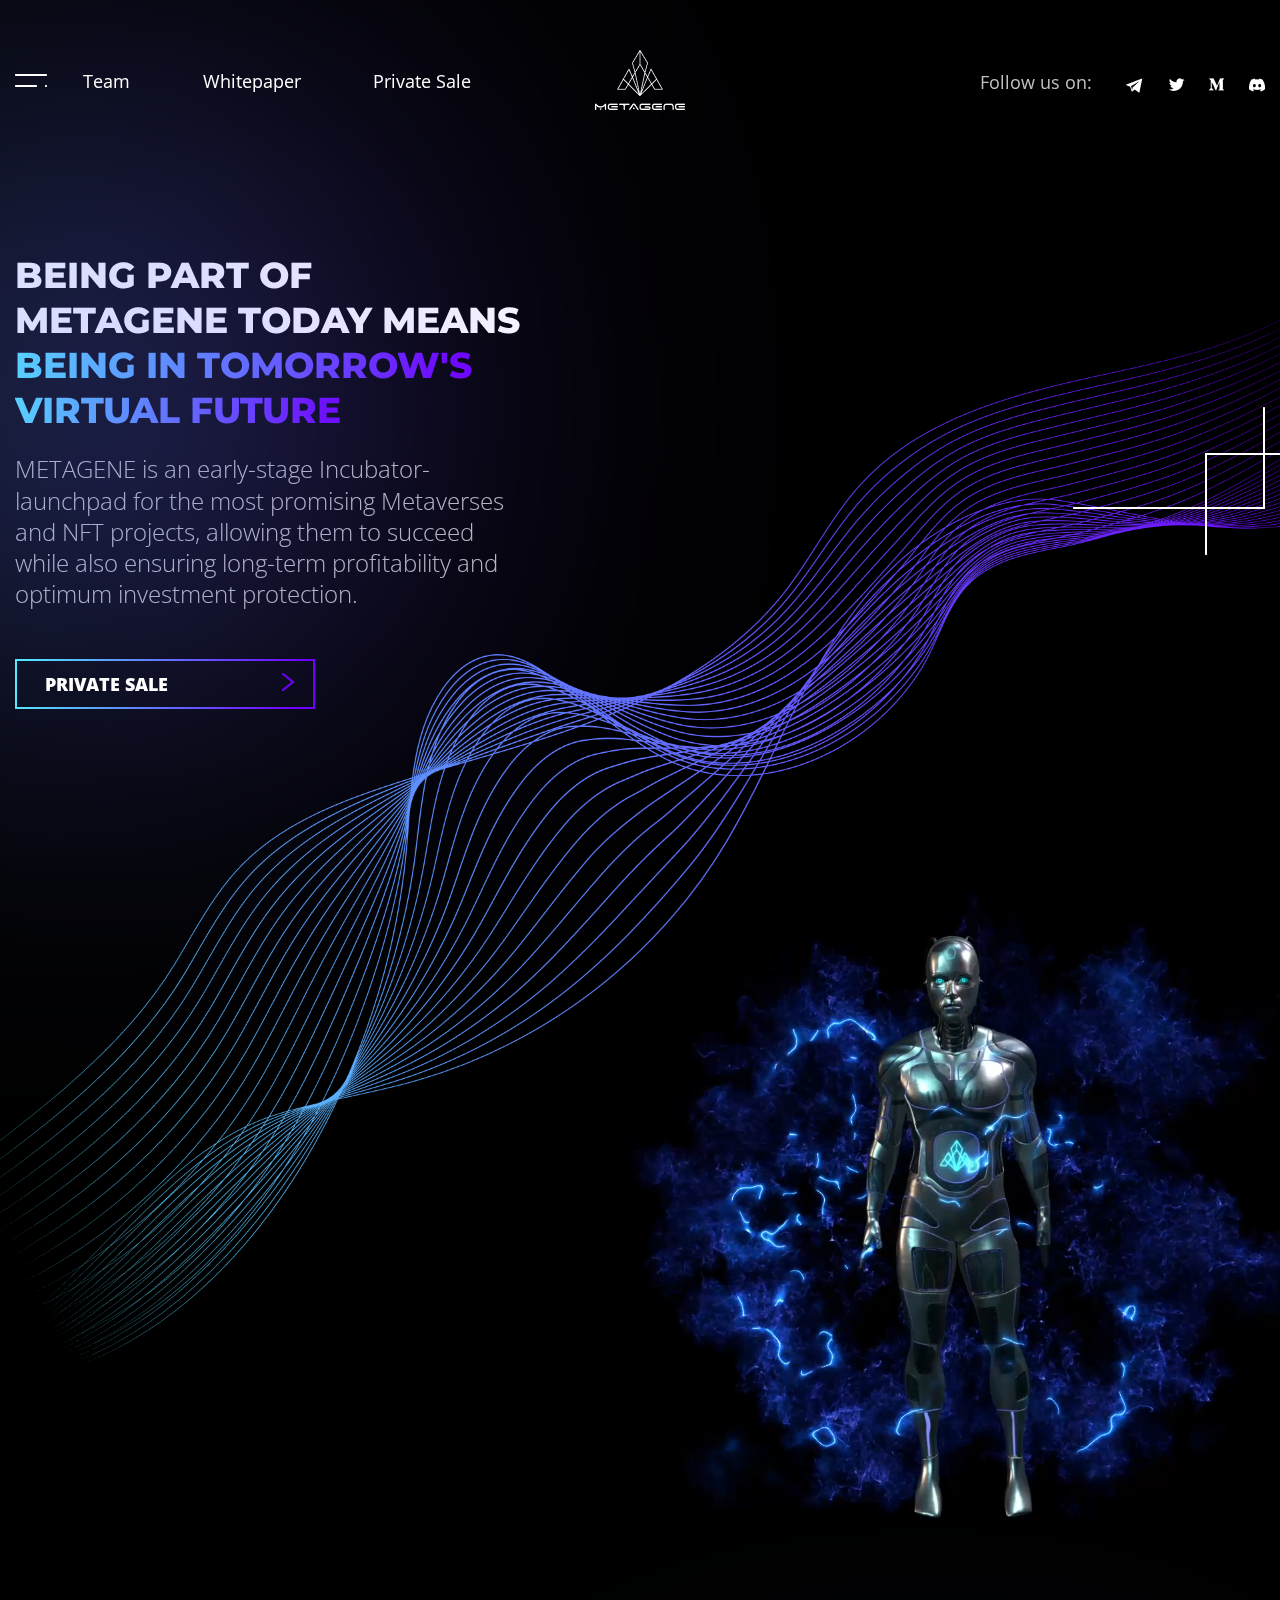
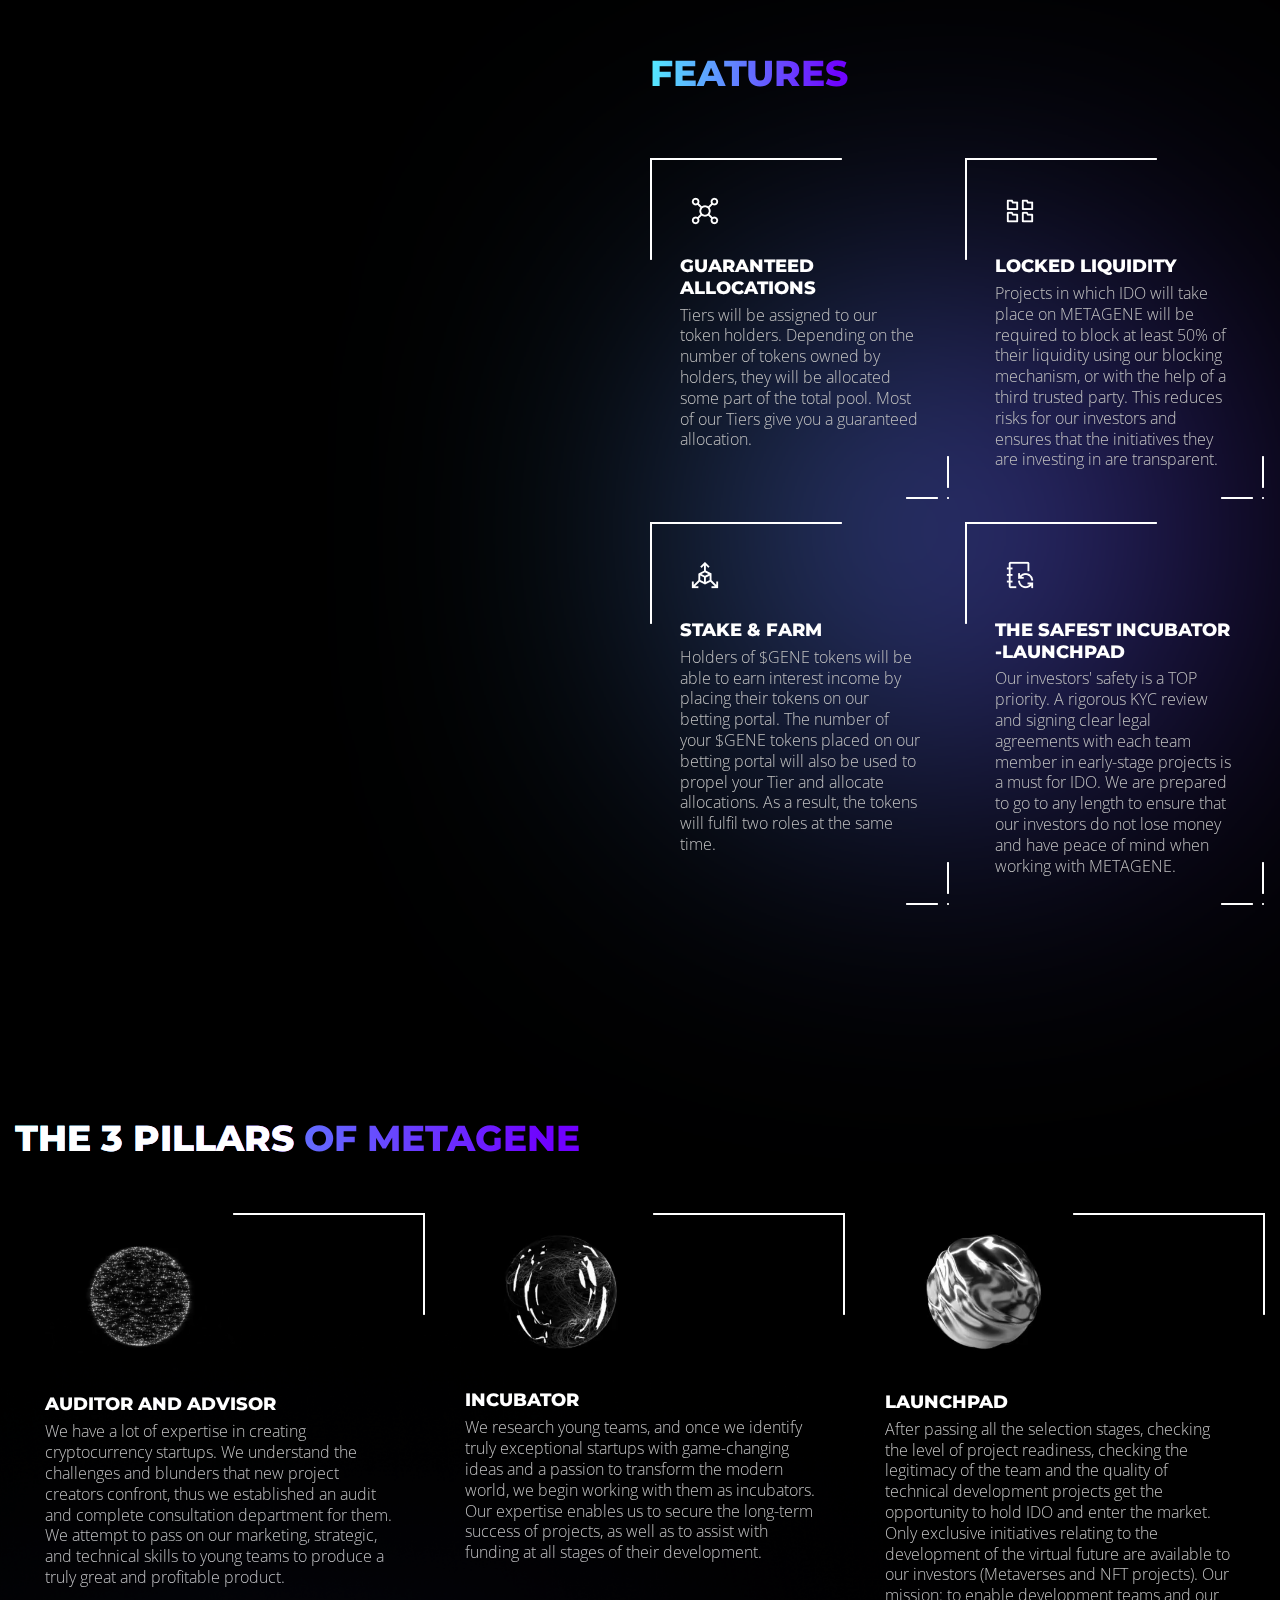
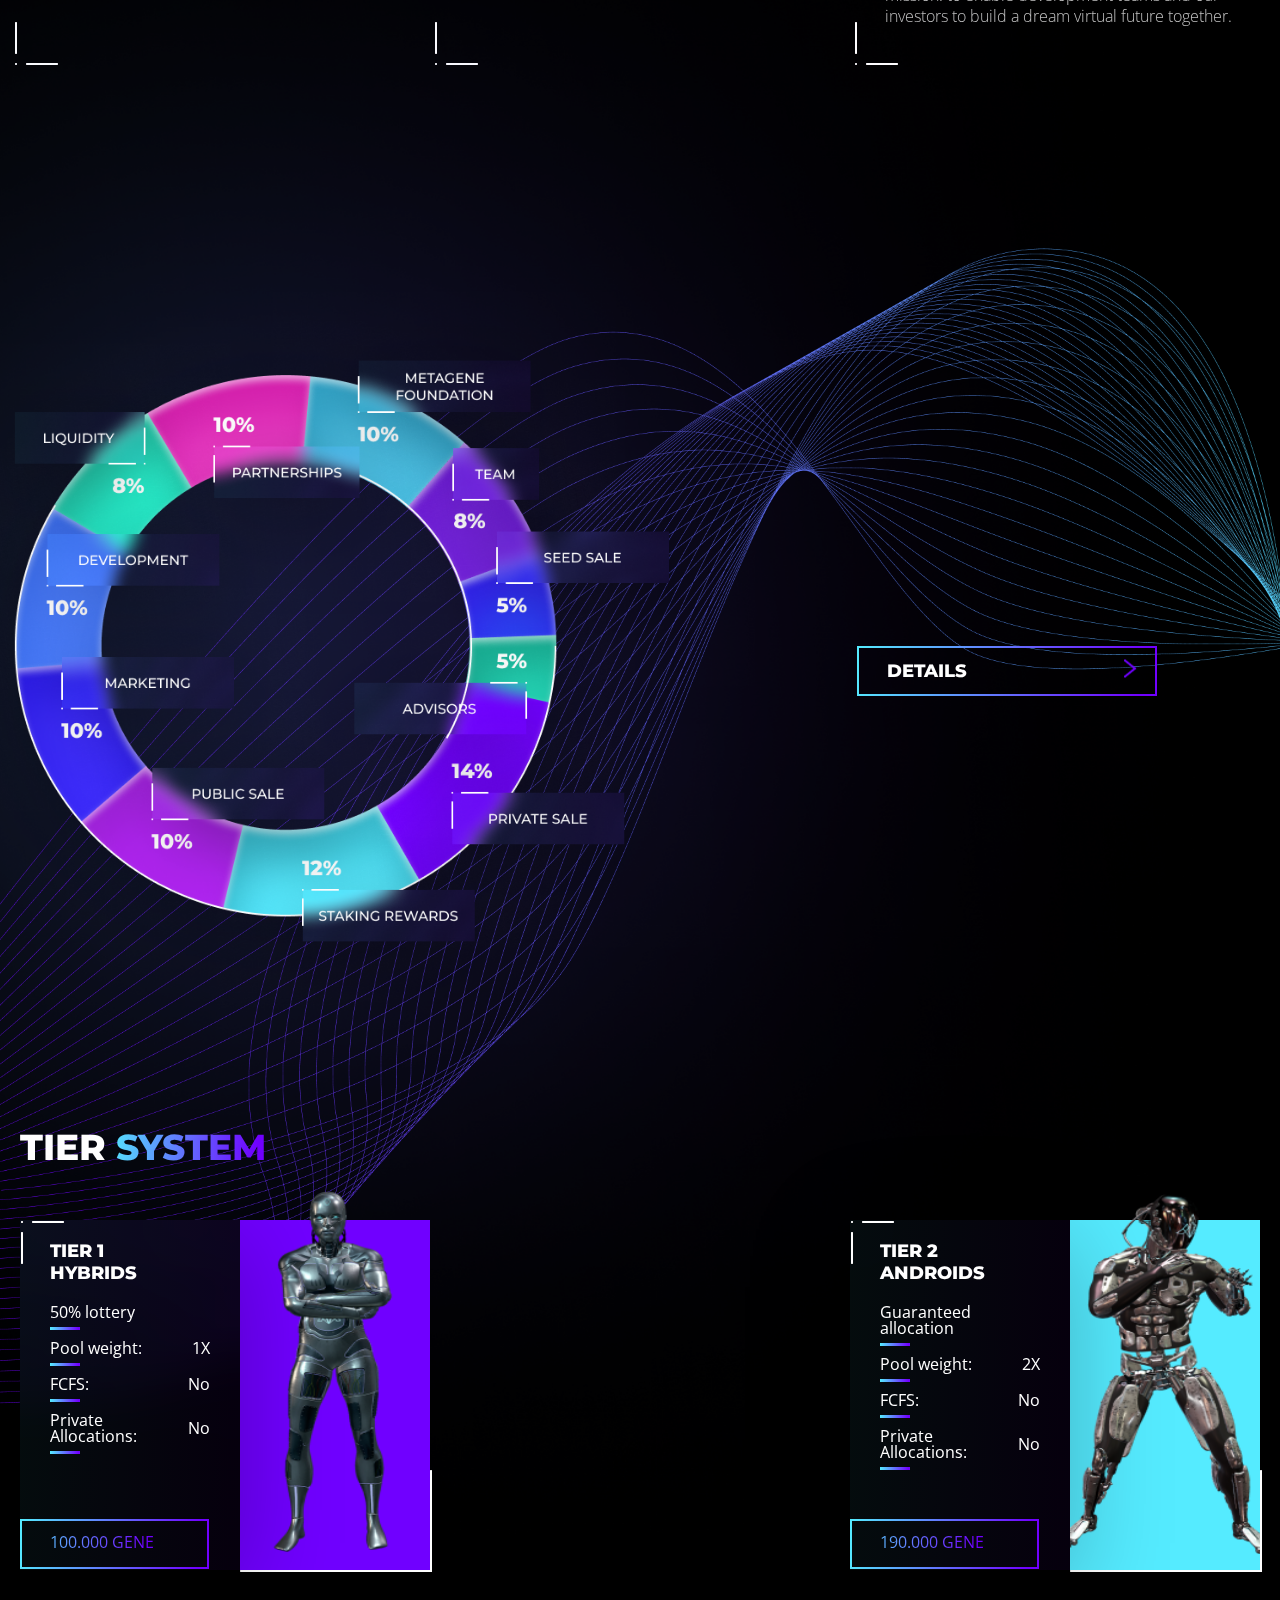
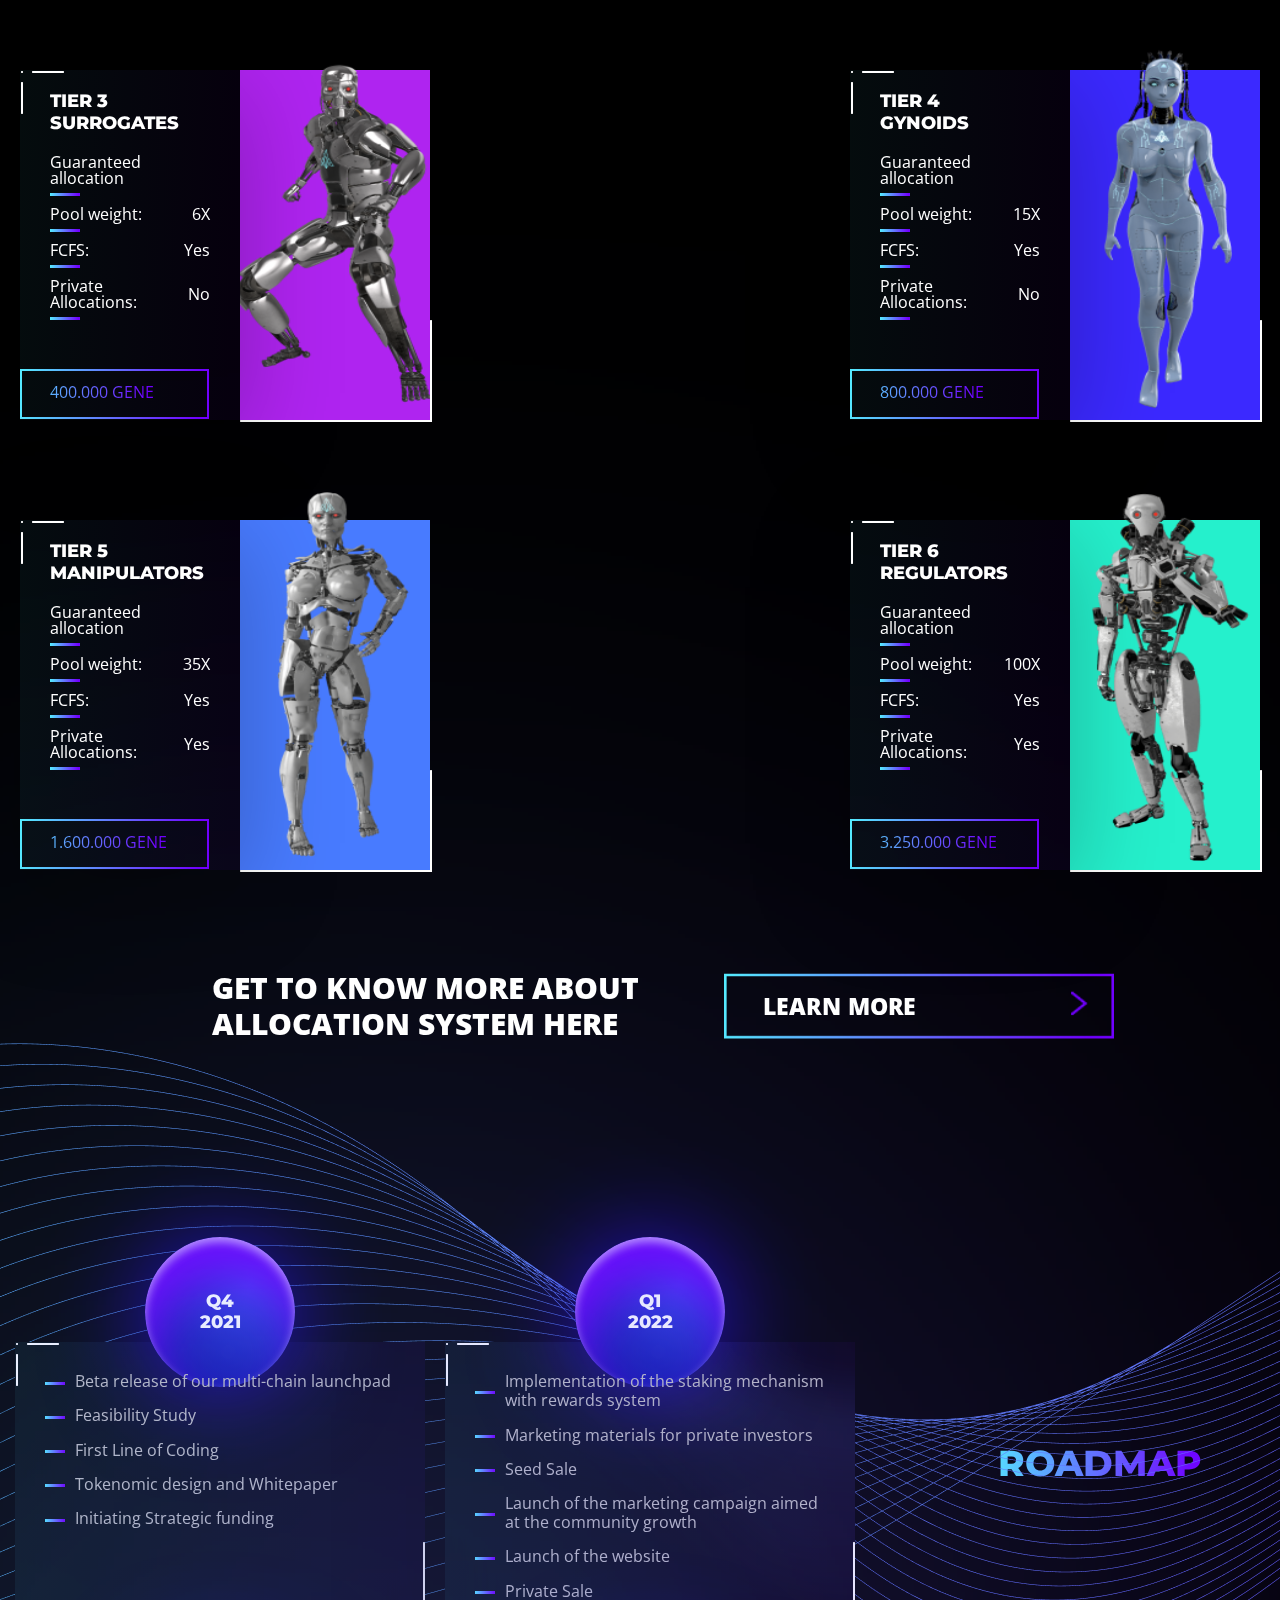
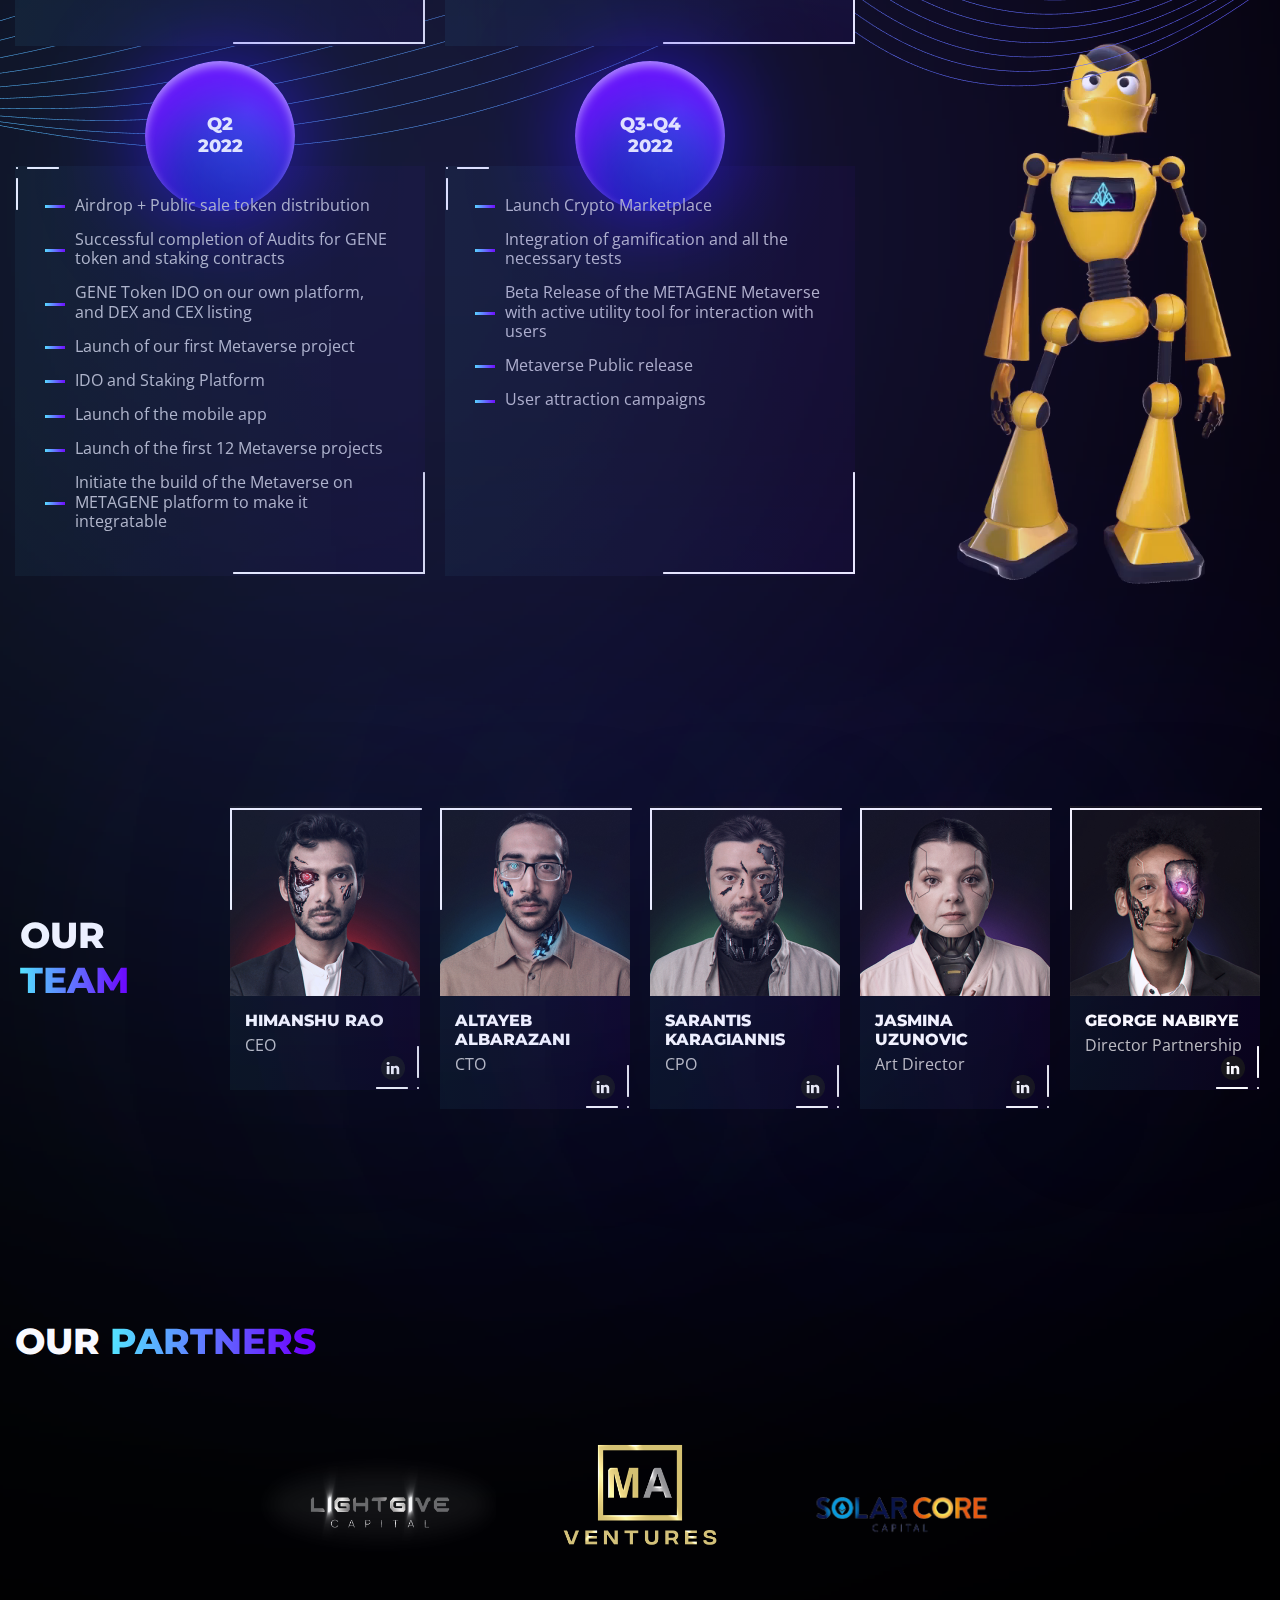
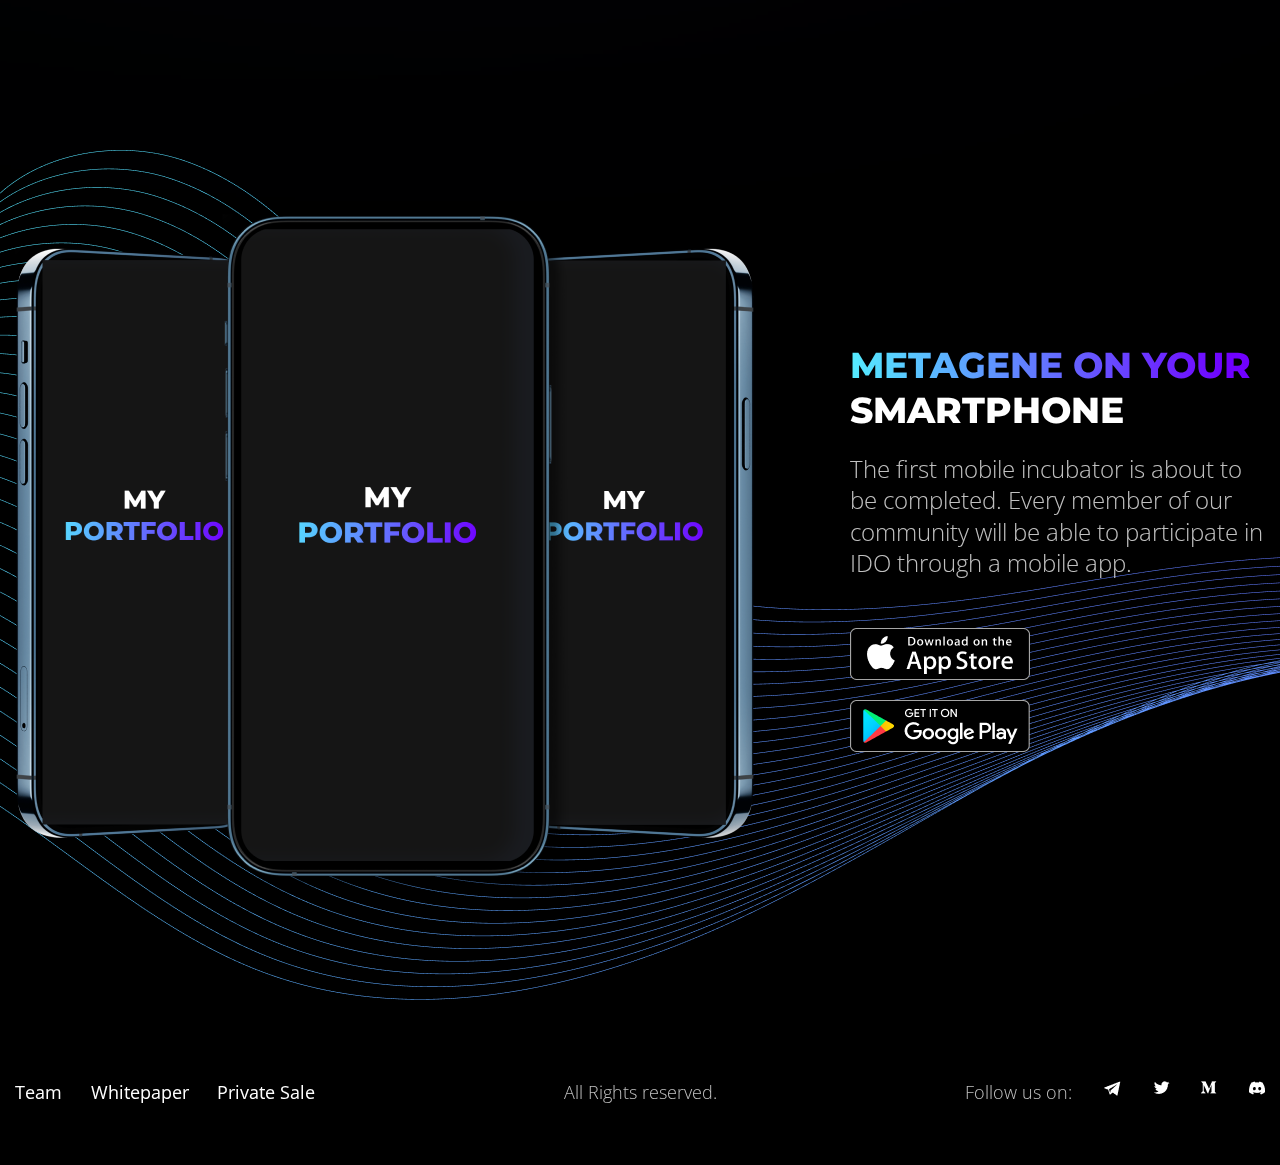
<file: index.html>
<!DOCTYPE html>
<html lang="ru">
	 <head>
	<title>METAGENE</title>
	<meta charset="UTF-8">
	<meta name="format-detection" content="telephone=no">
	<link rel="stylesheet" href="css/style.min.css">
	<link rel="shortcut icon" href="favicon.ico">
	<!-- <meta name="robots" content="noindex, nofollow"> -->
	<!-- <meta name="viewport" content="width=device-width, initial-scale=1.0, maximum-scale=1.0, user-scalable=0"> -->
	<meta name="viewport" content="width=device-width, initial-scale=1.0">
</head>
	<body>
		<div class="wrapper">
			<header class="header">
	<div class="header__container">
		<div class="header__wrapper">
			<div class="header__burger"><img src="img/burger.png" alt=""></div>
			<div class="header__menu">
				<ul>

					<li><a href="">Team</a></li>
					<li><a href="">Whitepaper</a></li>
					<li><a href="">Private Sale</a></li>
				</ul>
				<img src="img/logo.png" alt="">
			</div>

			<div class="header__follow">
				<ul>
					<li>Follow us on:</li>
					<li><a href="https://t.me/metagene_chat" target="_blank"><img src="img/telegramm.png" alt=""></a></li>
					<li><a href="https://twitter.com/Metagene_world" target="_blank"><img src="img/twitter.png" alt=""></a></li>
					<li><a href="https://medium.com/@metagene.world" target="_blank"><img src="img/metagene.png" alt=""></a></li>
					<li><a href="https://discord.gg/pRjSYppc5w" target="_blank"><img src="img/discord.png" alt=""></a></li>
				</ul>
			</div>
		</div>
		<div class="header__menu-tel">
			<ul>
				<li><a href="">Whitepaper</a></li>

				<li><img src="img/logo.png" alt=""></li>
				<li><a href="">Private Sale</a></li>
			</ul>
		</div>
	</div>
</header>
			<main class="page">
				<div class="being">
					<div class="being__container _container">
						<div class="being__content">
							<div class="being__title _title">Being part of <br> METAGENE today means <span>being in tomorrow's</span> <span>virtual future</span> </div>
							<div class="being__title"></div>
							<div class="being__text"> METAGENE is an early-stage Incubator-launchpad for the most promising Metaverses and NFT projects, allowing them to succeed while also ensuring long-term profitability
								and optimum investment protection.</div>
							<div class="being__btn _bttn">
								<a href="p_s_r.html">Private Sale</a>
							</div>
						</div>
						<div class="being__video">
							<div class="being__video-body">
								<div class="being__video-wrapper">

									<div id="player"></div>
								</div>
							</div>
						</div>
					</div>
				</div>

				<div class="povered">
					<div class="bg1">
						<img src="img/bg1.png" alt="">
					</div>
					<div class="povered__container _container">
						<div class="povered__content _scr-item">
							<div class="povered__block">
								<div class="povered__title _title"> <span>POWERED</span> <br> BY:</div>
								<div class="povered__items">
									<div class="povered__item"><a href=""><img src="img/binance.png" alt=""></a></div>
									<div class="povered__item"><img src="img/poligon.png" alt=""></div>
									<div class="povered__item"><img src="img/ava.png" alt=""></div>
									<div class="povered__item"><img src="img/eth.png" alt="" style="width: 100px;"></div>
									<div class="povered__item"><img src="img/scolana.png" alt=""></div>
									<div class="povered__item"><img src="img/pgantom.png" alt="" style="width: 100px;"></div>
								</div>
							</div>
						</div>
						<div class="povered__video">
							<video src="videos/Cyberg.mp4" autoplay loop muted></video>
						</div>
					</div>
				</div>
				<div class="features">
					<div class="features__container _container">
						<div class="features__video"><video src="videos/logo.mp4" autoplay muted loop></video></div>
						<div class="features__content">
							<div class="features__title _title"><span>FEATURES</span></div>
							<div class="features__block _scr-item">
								<div class="features__item">
									<div class="features__img"><img src="img/f1.png" alt=""></div>
									<div class="features__head">Guaranteed allocations</div>
									<div class="features__text">Tiers will be assigned to our token holders. Depending on the number of tokens owned by holders, they will be allocated some part of the total pool. Most of our
										Tiers give you a guaranteed allocation.</div>
								</div>
								<div class="features__item">
									<div class="features__img"><img src="img/f2.png" alt=""></div>
									<div class="features__head">Locked Liquidity </div>
									<div class="features__text">Projects in which IDO will take place on METAGENE will be required to block at least 50% of their liquidity using our blocking mechanism, or with the help of a
										third trusted party. This reduces risks for our investors and ensures that the initiatives they are investing in are transparent.</div>
								</div>
								<div class="features__item">
									<div class="features__img"><img src="img/f3.png" alt=""></div>
									<div class="features__head">Stake & Farm</div>
									<div class="features__text">Holders of $GENE tokens will be able to earn interest income by placing their tokens on our betting portal. The number of your $GENE tokens placed on our betting
										portal will also be used to propel your Tier and allocate allocations. As a result, the tokens will fulfil two roles at the same time.</div>
								</div>
								<div class="features__item">
									<div class="features__img"><img src="img/f4.png" alt=""></div>
									<div class="features__head">The safest incubator -launchpad</div>
									<div class="features__text">Our investors' safety is a TOP priority. A rigorous KYC review and signing clear legal agreements with each team member in early-stage projects is a must for IDO.
										We are prepared to go to any length to ensure that our investors do not lose money and have peace of mind when working with METAGENE.</div>
								</div>
							</div>
						</div>
					</div>
				</div>
				<div class="pillars">
					<div class="pillars__container _container">
						<div class="pillars__title _title"><span> <span>The 3 Pillars</span> of METAGENE</span></div>
						<div class="pillars__block">
							<div class="pillars__item">
								<div class="pillars__gif"><video src="videos/1.mp4" muted autoplay loop></video></div>
								<div class="pillars__head">Auditor and Advisor</div>
								<div class="pillars__text">We have a lot of expertise in creating cryptocurrency startups.
									We understand the challenges and blunders that new project creators confront, thus we established an audit and complete consultation department for them. We attempt to pass on our marketing,
									strategic, and technical skills to young teams to produce a truly great and profitable product.
								</div>
							</div>
							<div class="pillars__item">
								<div class="pillars__gif"><video src="videos/2.mp4" muted autoplay loop></video></div>
								<div class="pillars__head">Incubator </div>
								<div class="pillars__text">We research young teams, and once we identify truly exceptional startups with game-changing ideas and a passion to transform the modern world, we begin working with
									them as incubators. Our expertise enables us to secure the long-term success of projects, as well as to assist with funding at all stages of their development.</div>
							</div>
							<div class="pillars__item">
								<div class="pillars__gif"><video src="videos/3.mp4" muted autoplay loop></video></div>
								<div class="pillars__head">Launchpad </div>
								<div class="pillars__text">After passing all the selection stages, checking the level of project readiness, checking the legitimacy of the team and the quality of technical development
									projects get the opportunity to hold IDO and enter the market. Only exclusive initiatives relating to the development of the virtual future are available to our investors (Metaverses and NFT
									projects). Our mission: to enable development teams and our investors to build a dream virtual future together.</div>
							</div>
						</div>
					</div>
				</div>
				<div class="tokenomics">
					<img src="img/bg2.png" alt="" class="bg2">
					<img src="img/bg3.png" alt="" class="bg3">
					<div class="tokenomics__container _container">
						<div class="tokenomics__img">
							<img src="img/procent-pc.png" alt="">
							<img src="img/procent-img.png" alt="">
						</div>
						<div class="tokenomics__content">
							<div class="tokenomics__wrapper _scr-item">
								<div class="tokenomics__list">

									<div class="tokenomics__title _title"><span>Tokenomics</span></div>
									<div class="tokenomics__head">Token Ticker:</div>
									<div class="tokenomics__text">GENE</div>
									<div class="tokenomics__head">Chain:</div>
									<div class="tokenomics__text">Binance Smart Chain</div>
									<div class="tokenomics__head">Total Supply:</div>
									<div class="tokenomics__text">1,000,000,000</div>
								</div>
							</div>
							<div class="tokenomics__btn _bttn"><a href="">Details</a></div>
						</div>
					</div>
				</div>
				<div class="tier">
					<div class="tier__container _container">
						<div class="tier__title _title">Tier<span> System</span></div>

						<div class="tier__block">
							<div class="tier__item">
								<div class="tier__info">
									<div class="tier__name">Tier 1 <br>Hybrids</div>
									<div class="tier__text">50% lottery</div>
									<div class="tier__text">Pool weight: <span>1X</span></div>
									<div class="tier__text"> FCFS:<span>No</span></div>
									<div class="tier__text">Private <br> Allocations: <span>No</span></div>

									<div class="tier__price"><a href="">100.000 GENE</a></div>
								</div>
								<div class="tier__img"><img src="img/tier1.png" alt=""></div>
							</div>
							<div class="tier__item">
								<div class="tier__info">
									<div class="tier__name">Tier 2 <br> Androids </div>
									<div class="tier__text">Guaranteed <br> allocation</div>
									<div class="tier__text">Pool weight: <span>2X</span></div>
									<div class="tier__text">FCFS: <span>No</span></div>
									<div class="tier__text">Private Allocations: <span>No</span></div>

									<div class="tier__price"><a href="">190.000 GENE</a></div>
								</div>
								<div class="tier__img"><img src="img/tier2.png" alt=""></div>
							</div>
							<div class="tier__item">
								<div class="tier__info">
									<div class="tier__name">Tier 3 <br> Surrogates </div>
									<div class="tier__text">Guaranteed <br> allocation</div>
									<div class="tier__text">Pool weight: <span>6X</span></div>
									<div class="tier__text">FCFS: <span>Yes</span></div>
									<div class="tier__text">Private Allocations: <span>No</span></div>

									<div class="tier__price"><a href="">400.000 GENE</a></div>
								</div>
								<div class="tier__img"><img src="img/tier3.png" alt=""></div>
							</div>
							<div class="tier__item">
								<div class="tier__info">
									<div class="tier__name">Tier 4 <br> Gynoids </div>
									<div class="tier__text">Guaranteed <br> allocation</div>
									<div class="tier__text">Pool weight: <span>15X</span></div>
									<div class="tier__text">FCFS: <span>Yes</span></div>
									<div class="tier__text">Private Allocations: <span>No</span></div>

									<div class="tier__price"><a href="">800.000 GENE</a></div>
								</div>
								<div class="tier__img"><img src="img/tier4.png" alt=""></div>
							</div>
							<div class="tier__item">
								<div class="tier__info">
									<div class="tier__name">Tier 5 <br>Manipulators </div>
									<div class="tier__text">Guaranteed <br> allocation</div>
									<div class="tier__text">Pool weight: <span>35X</span></div>
									<div class="tier__text">FCFS: <span>Yes</span></div>
									<div class="tier__text">Private Allocations: <span>Yes</span></div>

									<div class="tier__price"><a href="">1.600.000 GENE</a></div>
								</div>
								<div class="tier__img"><img src="img/tier5.png" alt=""></div>
							</div>
							<div class="tier__item">
								<div class="tier__info">
									<div class="tier__name">Tier 6 <br>Regulators </div>
									<div class="tier__text">Guaranteed <br> allocation</div>
									<div class="tier__text">Pool weight: <span>100X</span></div>
									<div class="tier__text">FCFS: <span>Yes</span></div>
									<div class="tier__text">Private Allocations: <span>Yes</span></div>

									<div class="tier__price"><a href="">3.250.000 GENE</a></div>
								</div>
								<div class="tier__img">
									<img src="img/tier6.png" alt="">
									<!-- <a href="">Learn more</a> -->
								</div>
							</div>

						</div>
						<div class="tier__more more-tier">
							<div class="more-tier__text">
								Get to know more about <br> allocation system here
							</div>
							<div class="more-tier__btn _bttn"><a href="">Learn more</a></div>
						</div>
					</div>
				</div>
				<div class="roadmap">
					<img src="img/bgroad.png" alt="" class="bgroad">
					<img src="img/bgrm.png" alt="" class="bgrm">
					<div class="roadmap__container _container">
						<div class="roadmap__title _title"><span>Roadmap</span></div>

						<div class="roadmap__body">
							<div class="roadmap__content">
								<div class="roadmap__block">
									<div class="roadmap__item">
										<div class="roadmap__krug">Q4 <br> 2021</div>
										<div class="roadmap__text">Beta release of our multi-chain launchpad</div>
										<div class="roadmap__text">Feasibility Study</div>
										<div class="roadmap__text">First Line of Coding</div>
										<div class="roadmap__text">Tokenomic design and Whitepaper</div>
										<div class="roadmap__text">Initiating Strategic funding</div>
									</div>
									<div class="roadmap__item">
										<div class="roadmap__krug">Q1 <br> 2022 </div>
										<div class="roadmap__text">Implementation of the staking mechanism with rewards system</div>
										<div class="roadmap__text">Marketing materials for private investors</div>
										<div class="roadmap__text">Seed Sale</div>
										<div class="roadmap__text">Launch of the marketing campaign aimed at the community growth</div>
										<div class="roadmap__text">Launch of the website</div>
										<div class="roadmap__text">Private Sale</div>
									</div>
									<div class="roadmap__item">
										<div class="roadmap__krug">Q2 <br> 2022</div>
										<div class="roadmap__text">Airdrop + Public sale token distribution</div>
										<div class="roadmap__text">Successful completion of Audits for GENE token and staking contracts</div>
										<div class="roadmap__text">GENE Token IDO on our own platform, and DEX and CEX listing</div>
										<div class="roadmap__text">Launch of our first Metaverse project</div>
										<div class="roadmap__text">IDO and Staking Platform</div>
										<div class="roadmap__text">Launch of the mobile app</div>
										<div class="roadmap__text">Launch of the first 12 Metaverse projects</div>
										<div class="roadmap__text">Initiate the build of the Metaverse on METAGENE platform to make it integratable</div>
									</div>
									<div class="roadmap__item">
										<div class="roadmap__krug">Q3-Q4 <br> 2022</div>
										<div class="roadmap__text">Launch Crypto Marketplace</div>
										<div class="roadmap__text">Integration of gamification and all the necessary tests</div>
										<div class="roadmap__text">Beta Release of the METAGENE Metaverse with active utility tool for interaction with users</div>
										<div class="roadmap__text">Metaverse Public release</div>
										<div class="roadmap__text">User attraction campaigns</div>
									</div>
								</div>
							</div>
							<div class="roadmap__video">
								<div class="roadmap__titl _title"><span>Roadmap</span></div>
								<video src="videos/Freddi.mp4" muted autoplay loop></video>
							</div>
						</div>
					</div>
				</div>
				<div class="ourteam">
					<div class="ourteam__container _container">
						<div class="ourteam__item _tit"><div class="ourteam__title _title">our <br> <span>team</span></div></div>
						<div class="ourteam__body">
							<div class="ourteam__item">

								<div class="ourteam__img"><img src="img/team1.png" alt=""></div>
								<div class="ourteam__name">Himanshu Rao</div>
								<div class="ourteam__proffesion">CEO</div>
								<div class="ourteam__in"><a href=""><img src="img/in.png" alt=""></a></div>
							</div>
						</div>
						<div class="ourteam__body">
							<div class="ourteam__item">

								<div class="ourteam__img"><img src="img/team2.png" alt=""></div>
								<div class="ourteam__name">Altayeb Albarazani</div>
								<div class="ourteam__proffesion">СТО</div>
								<div class="ourteam__in"><a href=""><img src="img/in.png" alt=""></a></div>
							</div>
						</div>
						<div class="ourteam__body">
							<div class="ourteam__item">

								<div class="ourteam__img"><img src="img/team3.png" alt=""></div>
								<div class="ourteam__name">Sarantis Karagiannis</div>
								<div class="ourteam__proffesion">CPO</div>
								<div class="ourteam__in"><a href=""><img src="img/in.png" alt=""></a></div>
							</div>
						</div>

						<div class="ourteam__body">
							<div class="ourteam__item">
								<div class="ourteam__img"><img src="img/team4.png" alt=""></div>
								<div class="ourteam__name">Jasmina Uzunovic</div>
								<div class="ourteam__proffesion">Art Director</div>
								<div class="ourteam__in"><a href=""><img src="img/in.png" alt=""></a></div>
							</div>
						</div>
						<div class="ourteam__body">
							<div class="ourteam__item">

								<div class="ourteam__img"><img src="img/team5.png" alt=""></div>
								<div class="ourteam__name">George Nabirye </div>
								<div class="ourteam__proffesion">Director Partnership</div>
								<div class="ourteam__in"><a href=""><img src="img/in.png" alt=""></a></div>
							</div>
						</div>
					</div>
				</div>
				<div class="ourpartners">
					<div class="ourpartners__container _container">
						<div class="ourpartners__title _title">Our <span>partners</span></div>
						<div class="ourpartners__block">

							<a href=""><img src="img/lightigive.png" alt=""></a>
							<a href=""><img src="img/ma.png" alt=""></a>
							<a href=""><img src="img/solar.png" alt=""></a>

						</div>
					</div>
				</div>
				<div class="smartphone">
					<img src="img/bglast.png" alt="" class="bglast">
					<img src="img/bglastm.png" alt="" class="bglastm">
					<div class="smartphone__contianer _container">
						<div class="smartphone__img"><img src="img/portfolio.png" alt=""></div>
						<div class="smartphone__content">
							<div class="smartphone__title _title">
								<span>METAGENE on your </span>smartphone
							</div>
							<div class="smartphone__sub-title">The first mobile incubator is about to be completed. Every member of our community will be able to participate in IDO through a mobile app.</div>
							<div class="smartphone__links">
								<div class="smartphone__link"><a href=""><img src="img/appstore.png" alt=""></a></div>
								<div class="smartphone__link"><a href=""><img src="img/googleplay.png" alt=""></a></div>
							</div>
						</div>
					</div>
				</div>
			</main>
			<footer class="footer">
	<div class="footer__container _container">
		<div class="footer__link">
			<ul class="footer__link-1">
				<li><a href="">Team</a></li>
				<li><a href="">Whitepaper</a></li>
				<li><a href="">Private Sale</a></li>
			</ul>
		</div>
		<div class="footer__text">All Rights reserved.</div>
		<div class="footer__folow">
			<ul class="footer__link-2">
				<li>Follow us on:</li>
				<li><a href=""><img src="img/telegramm.png" alt=""></a></li>
				<li><a href=""><img src="img/twitter.png" alt=""></a></li>
				<li><a href=""><img src="img/metagene.png" alt=""></a></li>
				<li><a href=""><img src="img/discord.png" alt=""></a></li>
			</ul>
		</div>
	</div>
</footer>
		</div>
		<div class="popup popup_popup">
	<div class="popup__content">
		<div class="popup__body">
			<div class="popup__close"></div>
		</div>
	</div>
</div>
<div class="popup popup_massagename-message">
	<div class="popup__content">
		<div class="popup__body">
			<div class="popup__close"></div>
		</div>
	</div>
</div>
<div class="popup popup_video">
	<div class="popup__content">
		<div class="popup__body">
			<div class="popup__close popup__close_video"></div>
			<div class="popup__video _video"></div>
		</div>
	</div>
</div>

		<!-- Swiper -->
<!-- <script src="https://unpkg.com/swiper/swiper-bundle.min.js"></script> -->
<script src="js/vendors.min.js"></script>
<script src="js/app.min.js"></script>
	</body>
</html>
</file>
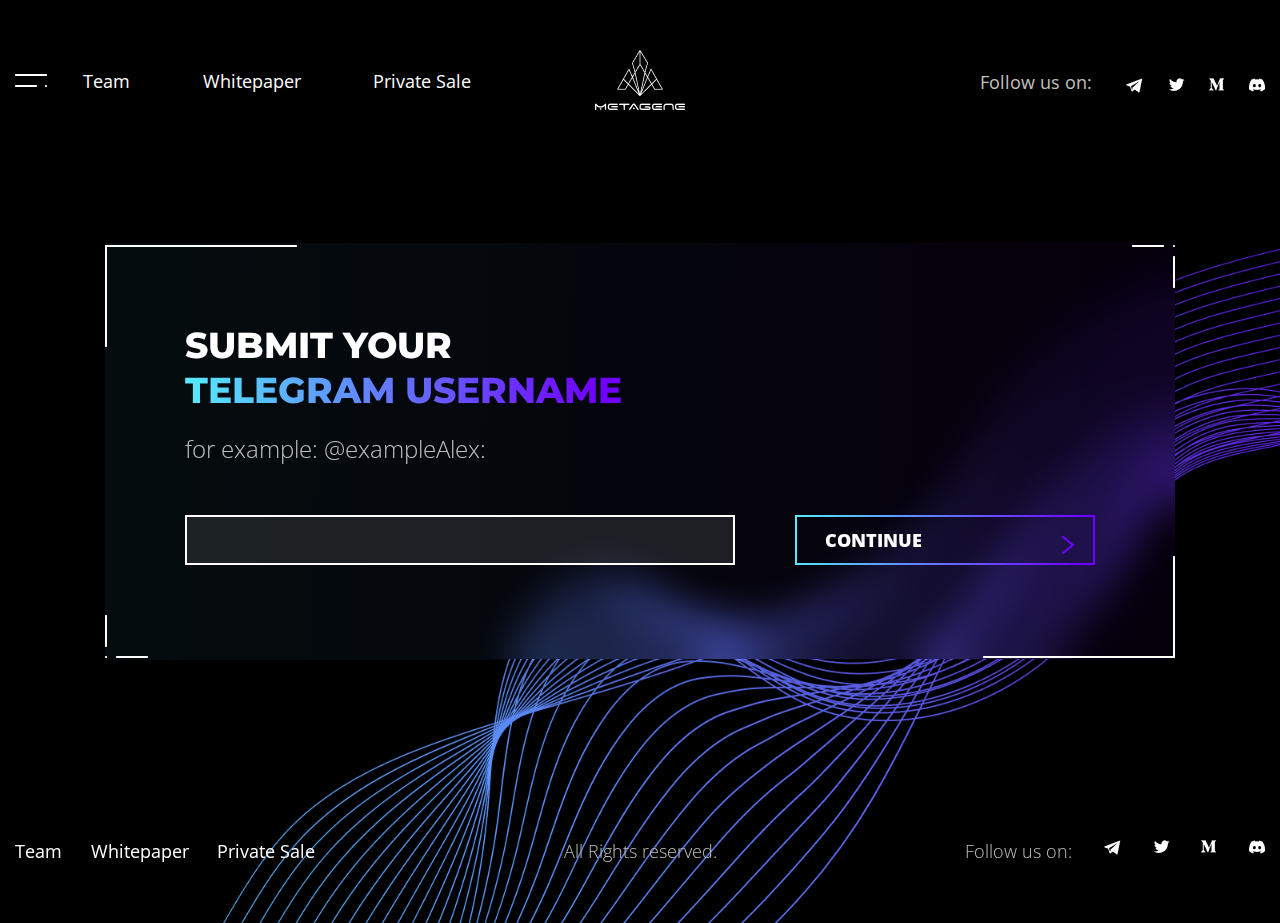
<file: continue.html>
<!DOCTYPE html>
<html lang="ru">
	 <head>
	<title>METAGENE</title>
	<meta charset="UTF-8">
	<meta name="format-detection" content="telephone=no">
	<link rel="stylesheet" href="css/style.min.css">
	<link rel="shortcut icon" href="favicon.ico">
	<!-- <meta name="robots" content="noindex, nofollow"> -->
	<!-- <meta name="viewport" content="width=device-width, initial-scale=1.0, maximum-scale=1.0, user-scalable=0"> -->
	<meta name="viewport" content="width=device-width, initial-scale=1.0">
</head>
	<body>
		<div class="wrapper _bggg">
			<header class="header">
	<div class="header__container">
		<div class="header__wrapper">
			<div class="header__burger"><img src="img/burger.png" alt=""></div>
			<div class="header__menu">
				<ul>

					<li><a href="">Team</a></li>
					<li><a href="">Whitepaper</a></li>
					<li><a href="">Private Sale</a></li>
				</ul>
				<img src="img/logo.png" alt="">
			</div>

			<div class="header__follow">
				<ul>
					<li>Follow us on:</li>
					<li><a href="https://t.me/metagene_chat" target="_blank"><img src="img/telegramm.png" alt=""></a></li>
					<li><a href="https://twitter.com/Metagene_world" target="_blank"><img src="img/twitter.png" alt=""></a></li>
					<li><a href="https://medium.com/@metagene.world" target="_blank"><img src="img/metagene.png" alt=""></a></li>
					<li><a href="https://discord.gg/pRjSYppc5w" target="_blank"><img src="img/discord.png" alt=""></a></li>
				</ul>
			</div>
		</div>
		<div class="header__menu-tel">
			<ul>
				<li><a href="">Whitepaper</a></li>

				<li><img src="img/logo.png" alt=""></li>
				<li><a href="">Private Sale</a></li>
			</ul>
		</div>
	</div>
</header>
			<main class="page">
				<div class="forma">
					<!-- <img src="img/bgregister.png" alt="" class="bgregister"> -->
					<div class="form">
						<div class="form__wrapper">
							<form action="">
								<div class="form__title _title">Submit your <br><span> Telegram username</span></div>
								<div class="form__subtitle">for example: @exampleAlex: </div>
								<div class="form__body"><input type="text"> <div class="_bttn"><a href="">Continue</a></div></div>
							</form>
						</div>
					</div>
				</div>


			</main>
			<footer class="footer">
	<div class="footer__container _container">
		<div class="footer__link">
			<ul class="footer__link-1">
				<li><a href="">Team</a></li>
				<li><a href="">Whitepaper</a></li>
				<li><a href="">Private Sale</a></li>
			</ul>
		</div>
		<div class="footer__text">All Rights reserved.</div>
		<div class="footer__folow">
			<ul class="footer__link-2">
				<li>Follow us on:</li>
				<li><a href=""><img src="img/telegramm.png" alt=""></a></li>
				<li><a href=""><img src="img/twitter.png" alt=""></a></li>
				<li><a href=""><img src="img/metagene.png" alt=""></a></li>
				<li><a href=""><img src="img/discord.png" alt=""></a></li>
			</ul>
		</div>
	</div>
</footer>
		</div>
		<div class="popup popup_popup">
	<div class="popup__content">
		<div class="popup__body">
			<div class="popup__close"></div>
		</div>
	</div>
</div>
<div class="popup popup_massagename-message">
	<div class="popup__content">
		<div class="popup__body">
			<div class="popup__close"></div>
		</div>
	</div>
</div>
<div class="popup popup_video">
	<div class="popup__content">
		<div class="popup__body">
			<div class="popup__close popup__close_video"></div>
			<div class="popup__video _video"></div>
		</div>
	</div>
</div>

		<!-- Swiper -->
<!-- <script src="https://unpkg.com/swiper/swiper-bundle.min.js"></script> -->
<script src="js/vendors.min.js"></script>
<script src="js/app.min.js"></script>
	</body>
</html>
</file>
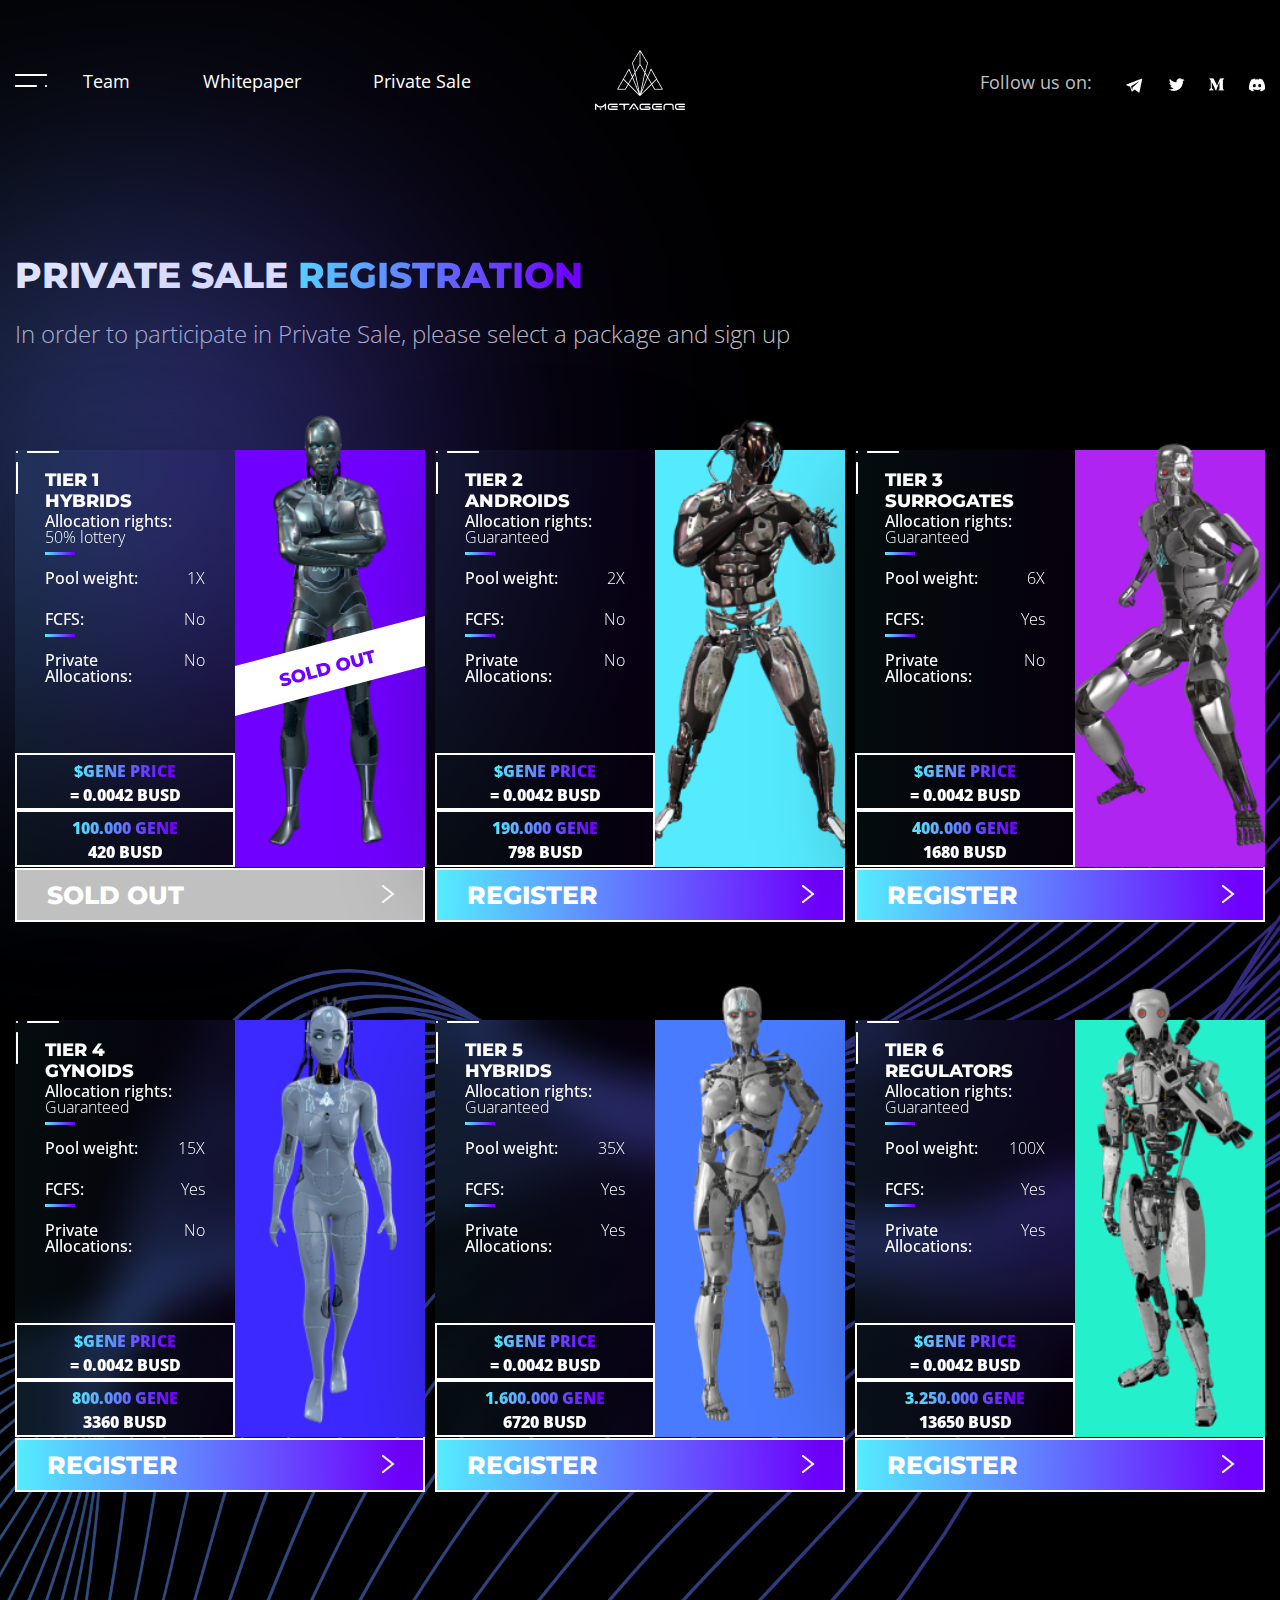
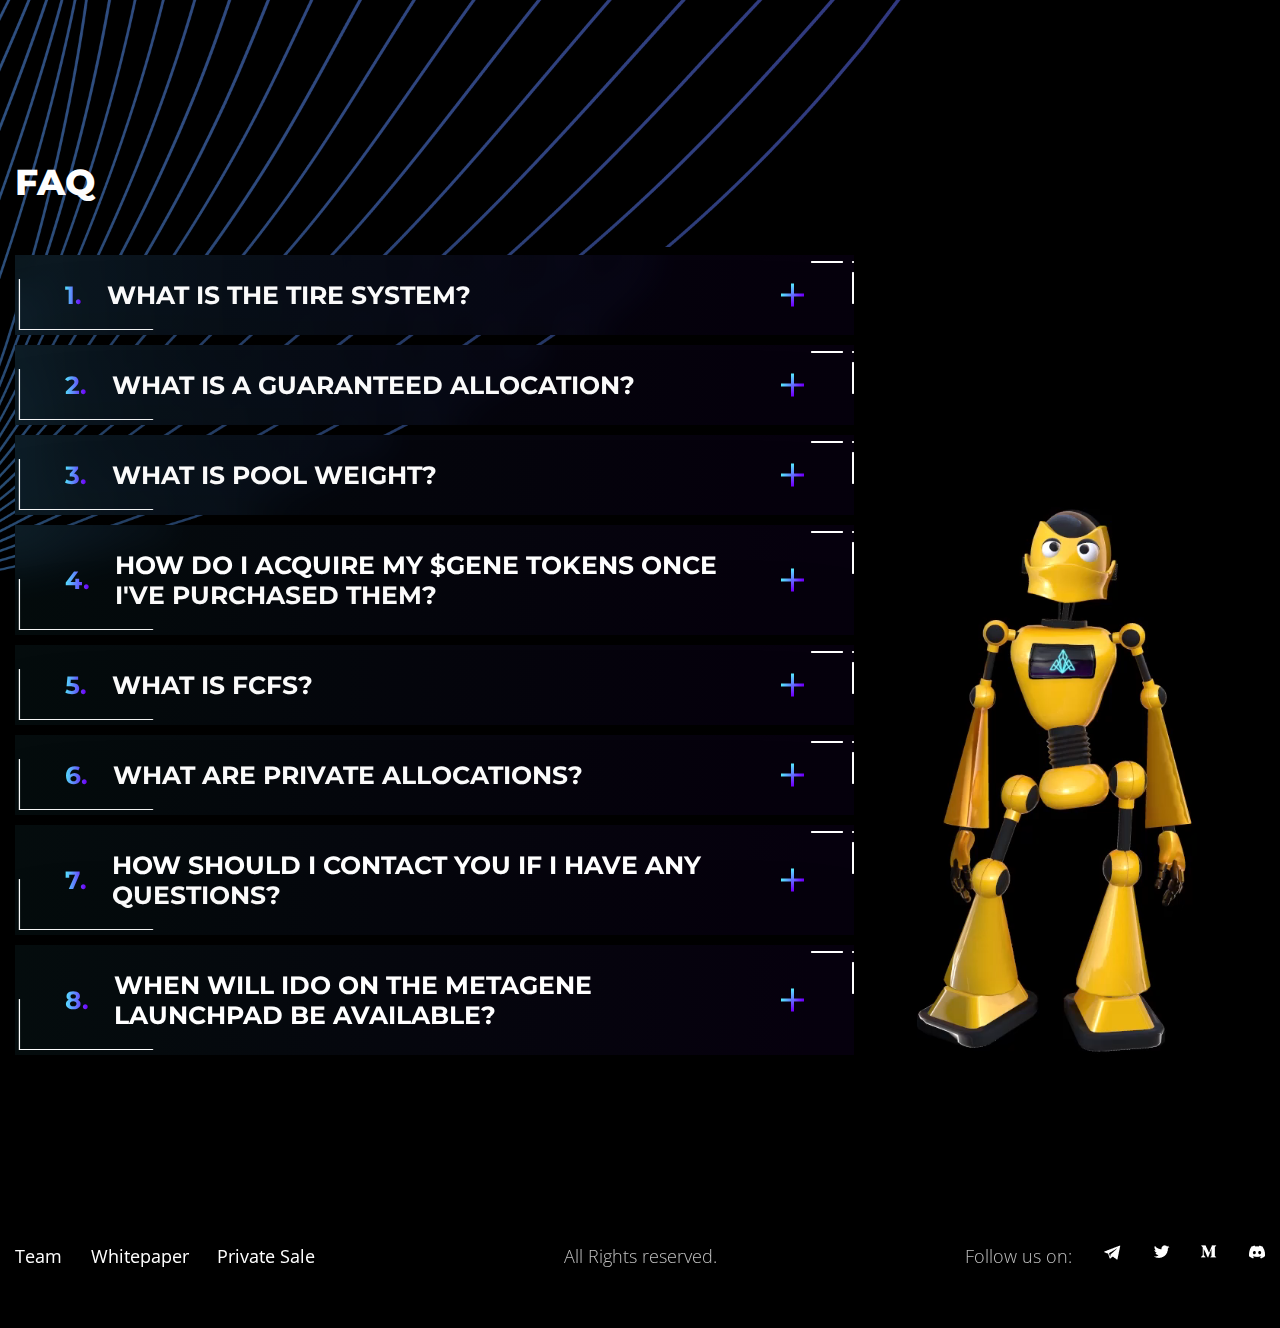
<file: p_s_r.html>
<!DOCTYPE html>
<html lang="ru">
	 <head>
	<title>METAGENE</title>
	<meta charset="UTF-8">
	<meta name="format-detection" content="telephone=no">
	<link rel="stylesheet" href="css/style.min.css">
	<link rel="shortcut icon" href="favicon.ico">
	<!-- <meta name="robots" content="noindex, nofollow"> -->
	<!-- <meta name="viewport" content="width=device-width, initial-scale=1.0, maximum-scale=1.0, user-scalable=0"> -->
	<meta name="viewport" content="width=device-width, initial-scale=1.0">
</head>
	<body>
		<div class="wrapper">
			<header class="header">
	<div class="header__container">
		<div class="header__wrapper">
			<div class="header__burger"><img src="img/burger.png" alt=""></div>
			<div class="header__menu">
				<ul>

					<li><a href="">Team</a></li>
					<li><a href="">Whitepaper</a></li>
					<li><a href="">Private Sale</a></li>
				</ul>
				<img src="img/logo.png" alt="">
			</div>

			<div class="header__follow">
				<ul>
					<li>Follow us on:</li>
					<li><a href="https://t.me/metagene_chat" target="_blank"><img src="img/telegramm.png" alt=""></a></li>
					<li><a href="https://twitter.com/Metagene_world" target="_blank"><img src="img/twitter.png" alt=""></a></li>
					<li><a href="https://medium.com/@metagene.world" target="_blank"><img src="img/metagene.png" alt=""></a></li>
					<li><a href="https://discord.gg/pRjSYppc5w" target="_blank"><img src="img/discord.png" alt=""></a></li>
				</ul>
			</div>
		</div>
		<div class="header__menu-tel">
			<ul>
				<li><a href="">Whitepaper</a></li>

				<li><img src="img/logo.png" alt=""></li>
				<li><a href="">Private Sale</a></li>
			</ul>
		</div>
	</div>
</header>
			<main class="page">
				<div class="registration">
					<img src="img/screentwobg.png" alt="" class="screentwobg">
					<div class="registration__container _container">
						<div class="registration__title _title">Private Sale <span>Registration</span></div>
						<div class="registration__subtitle">In order to participate in Private Sale, please select a package and sign up</div>
						<div class="registration__tier tier-registration">
							<div class="tier-registration__item">
								<div class="tier-registration__wrapper">
									<div class="tier-registration__info">
										<div class="tier-registration__name">Tier 1 <br> Hybrids</div>
										<div class="tier-registration__text">Allocation rights: <br> <span>50% lottery</span></div>
										<div class="tier-registration__text">Pool weight: <span>1X</span></div>
										<div class="tier-registration__text">FCFS: <span>No</span></div>
										<div class="tier-registration__text">Private <br> Allocations: <span>No</span></div>
										<div class="tier-registration__price"><span>$GENE PRICE</span> = 0.0042 BUSD </div>
										<div class="tier-registration__price"><span>100.000 GENE </span>420 BUSD</div>
									</div>

									<div class="tier-registration__img _sold">
										<img src="img/tier1.png" alt="">
									</div>
								</div>
								<div class="tier-registration__link _sold"><a href="">SOLD OUT</a></div>
							</div>
							<div class="tier-registration__item">
								<div class="tier-registration__wrapper">
									<div class="tier-registration__info">
										<div class="tier-registration__name">Tier 2 <br> Androids </div>
										<div class="tier-registration__text">Allocation rights: <br> <span>Guaranteed</span></div>
										<div class="tier-registration__text">Pool weight: <span>2X</span></div>
										<div class="tier-registration__text">FCFS: <span>No</span></div>
										<div class="tier-registration__text">Private <br> Allocations: <span>No</span></div>
										<div class="tier-registration__price"><span>$GENE PRICE</span> = 0.0042 BUSD </div>
										<div class="tier-registration__price"><span>190.000 GENE </span>798 BUSD</div>
									</div>

									<div class="tier-registration__img">
										<img src="img/tier2.png" alt="">
									</div>
								</div>
								<div class="tier-registration__link"><a href="">REGISTER</a></div>
							</div>
							<div class="tier-registration__item">
								<div class="tier-registration__wrapper">
									<div class="tier-registration__info">
										<div class="tier-registration__name">Tier 3 <br> Surrogates</div>
										<div class="tier-registration__text">Allocation rights: <br> <span>Guaranteed</span></div>
										<div class="tier-registration__text">Pool weight: <span>6X</span></div>
										<div class="tier-registration__text">FCFS: <span>Yes</span></div>
										<div class="tier-registration__text">Private <br> Allocations: <span>No</span></div>
										<div class="tier-registration__price"><span>$GENE PRICE</span> = 0.0042 BUSD </div>
										<div class="tier-registration__price"><span>400.000 GENE </span>1680 BUSD</div>
									</div>

									<div class="tier-registration__img">
										<img src="img/tier3.png" alt="">
									</div>
								</div>
								<div class="tier-registration__link"><a href="">REGISTER</a></div>
							</div>
							<div class="tier-registration__item">
								<div class="tier-registration__wrapper">
									<div class="tier-registration__info">
										<div class="tier-registration__name">Tier 4 <br> Gynoids </div>
										<div class="tier-registration__text">Allocation rights: <br> <span>Guaranteed</span></div>
										<div class="tier-registration__text">Pool weight: <span>15X</span></div>
										<div class="tier-registration__text">FCFS: <span>Yes</span></div>
										<div class="tier-registration__text">Private <br> Allocations: <span>No</span></div>
										<div class="tier-registration__price"><span>$GENE PRICE</span> = 0.0042 BUSD </div>
										<div class="tier-registration__price"><span>800.000 GENE </span>3360 BUSD</div>
									</div>

									<div class="tier-registration__img">
										<img src="img/tier4.png" alt="">
									</div>
								</div>
								<div class="tier-registration__link"><a href="">REGISTER</a></div>
							</div>
							<div class="tier-registration__item">
								<div class="tier-registration__wrapper">
									<div class="tier-registration__info">
										<div class="tier-registration__name">Tier 5 <br> Hybrids</div>
										<div class="tier-registration__text">Allocation rights: <br> <span>Guaranteed</span></div>
										<div class="tier-registration__text">Pool weight: <span>35X</span></div>
										<div class="tier-registration__text">FCFS: <span>Yes</span></div>
										<div class="tier-registration__text">Private <br> Allocations: <span>Yes</span></div>
										<div class="tier-registration__price"><span>$GENE PRICE</span> = 0.0042 BUSD </div>
										<div class="tier-registration__price"><span>1.600.000 GENE </span>6720 BUSD</div>
									</div>

									<div class="tier-registration__img">
										<img src="img/tier5.png" alt="">
									</div>
								</div>
								<div class="tier-registration__link"><a href="">REGISTER</a></div>
							</div>
							<div class="tier-registration__item">
								<div class="tier-registration__wrapper">
									<div class="tier-registration__info">
										<div class="tier-registration__name">Tier 6 <br> Regulators</div>
										<div class="tier-registration__text">Allocation rights: <br> <span>Guaranteed</span></div>
										<div class="tier-registration__text">Pool weight: <span>100X</span></div>
										<div class="tier-registration__text">FCFS: <span>Yes</span></div>
										<div class="tier-registration__text">Private <br> Allocations: <span>Yes</span></div>
										<div class="tier-registration__price"><span>$GENE PRICE</span> = 0.0042 BUSD </div>
										<div class="tier-registration__price"><span>3.250.000 GENE </span>13650 BUSD</div>
									</div>

									<div class="tier-registration__img">
										<img src="img/tier6.png" alt="">
									</div>
								</div>
								<div class="tier-registration__link"><a href="">REGISTER</a></div>
							</div>
						</div>
					</div>
				</div>
				<div class="faq">
					<div class="faq__container _container">
						<div class="faq__title _title">FAQ</div>
						<div class="faq__block">
							<div class="faq__quest">
								<div class="faq__item">
									<div class="faq__question">
										<div class="faq__wrapper">
											<span>1.</span>
											<p>What is the Tire System?</p>
										</div>
									</div>
									<div class="faq__respons-wrapper">
										<div class="faq__respons">
											A tier system is a hierarchy of levels (tiers) that reflects the amount of $GENE tokens staked by holders. MetaGene has a six-tier system. For example, staking 100,000 - 190,000 $GENE
											tokens
											gives entry to Tier 1, while staking at least 3,250,000 $GENE tokens grants access to the highest (Regulators) <br>
											The tier system makes participation more accessible and rewards bigger investors by offering them pool weight multipliers of up to 100x.
										</div>
									</div>
								</div>
								<div class="faq__item">
									<div class="faq__question">
										<div class="faq__wrapper">
											<span>2.</span>
											<p>What is a guaranteed allocation?</p>
										</div>
									</div>
									<div class="faq__respons-wrapper">
										<div class="faq__respons">

											Allocation means distribution of MetaGene tokens in accordance with the launchpad’s Tier System. All investors who have been assigned Tier 2 and above are guaranteed an allocation. It means
											that they receive a right to invest into any project launched through our platform during its IDO stage.

										</div>
									</div>
								</div>
								<div class="faq__item">
									<div class="faq__question">
										<div class="faq__wrapper">
											<span>3.</span>
											<p>What is Pool Weight?</p>
										</div>
									</div>
									<div class="faq__respons-wrapper">
										<div class="faq__respons">
											Pool weight refers to the size of IDO participants’ allocations determined by their Tier. The higher the tier, the larger the allocation, The exact formula that is used to calculate Pool
											Weight can be found here.
										</div>
									</div>
								</div>
								<div class="faq__item">
									<div class="faq__question">
										<div class="faq__wrapper">
											<span>4.</span>
											<p>How do I acquire my $GENE tokens once I've purchased them?</p>
										</div>
									</div>
									<div class="faq__respons-wrapper">
										<div class="faq__respons">
											$GENE tokens will be automatically sent to the wallet address that you used to register for Private Sale. It will happen on the day $GENE tokens are listed. The exact date and time of the
											token’s listing will be shared via our website and socials.
										</div>
									</div>
								</div>
								<div class="faq__item">
									<div class="faq__question">
										<div class="faq__wrapper">
											<span>5.</span>
											<p>What is FCFS?</p>
										</div>
									</div>
									<div class="faq__respons-wrapper">
										<div class="faq__respons">
											FCFS stands for First Come First Serve. Whatever tokens are left will be up for public sale. FCFS participants of Tier 3 and above will be able to purchase an additional amount of tokens
											determined by their Pool Weight. The FCFS round will stay open until all the remaining tokens are sold out, which usually takes just a few minutes. Once the FCFS stage is over, the IDO will
											be closed.
										</div>
									</div>
								</div>
								<div class="faq__item">
									<div class="faq__question">
										<div class="faq__wrapper">
											<span>6.</span>
											<p>What are Private Allocations?</p>
										</div>
									</div>
									<div class="faq__respons-wrapper">
										<div class="faq__respons">
											IDO participants of Tiers 5 and 6 will get access to Private Rounds of investment into other projects that will be launched on MetaGene.
										</div>
									</div>
								</div>
								<div class="faq__item">
									<div class="faq__question">
										<div class="faq__wrapper">
											<span>7.</span>
											<p>How should I contact you if I have any questions?</p>
										</div>
									</div>
									<div class="faq__respons-wrapper">
										<div class="faq__respons">

											If you have any questions feel free to contact our tech support team.
										</div>
									</div>
								</div>
								<div class="faq__item">
									<div class="faq__question">
										<div class="faq__wrapper">
											<span>8.</span>
											<p>When will IDO on the Metagene launchpad be available?</p>
										</div>
									</div>
									<div class="faq__respons-wrapper">
										<div class="faq__respons">
											We are planning to hold our first IDO right after the $GENE token is listed. The exact dates of all IDOs projects will be announced on our website and socials.
										</div>
									</div>
								</div>

							</div>
							<div class="faq__video">
								<video src="videos/Freddi.mp4" autoplay loop muted></video>
							</div>
						</div>
					</div>
				</div>
			</main>
			<footer class="footer">
	<div class="footer__container _container">
		<div class="footer__link">
			<ul class="footer__link-1">
				<li><a href="">Team</a></li>
				<li><a href="">Whitepaper</a></li>
				<li><a href="">Private Sale</a></li>
			</ul>
		</div>
		<div class="footer__text">All Rights reserved.</div>
		<div class="footer__folow">
			<ul class="footer__link-2">
				<li>Follow us on:</li>
				<li><a href=""><img src="img/telegramm.png" alt=""></a></li>
				<li><a href=""><img src="img/twitter.png" alt=""></a></li>
				<li><a href=""><img src="img/metagene.png" alt=""></a></li>
				<li><a href=""><img src="img/discord.png" alt=""></a></li>
			</ul>
		</div>
	</div>
</footer>
		</div>
		<div class="popup popup_popup">
	<div class="popup__content">
		<div class="popup__body">
			<div class="popup__close"></div>
		</div>
	</div>
</div>
<div class="popup popup_massagename-message">
	<div class="popup__content">
		<div class="popup__body">
			<div class="popup__close"></div>
		</div>
	</div>
</div>
<div class="popup popup_video">
	<div class="popup__content">
		<div class="popup__body">
			<div class="popup__close popup__close_video"></div>
			<div class="popup__video _video"></div>
		</div>
	</div>
</div>

		<!-- Swiper -->
<!-- <script src="https://unpkg.com/swiper/swiper-bundle.min.js"></script> -->
<script src="js/vendors.min.js"></script>
<script src="js/app.min.js"></script>
	</body>
</html>
</file>
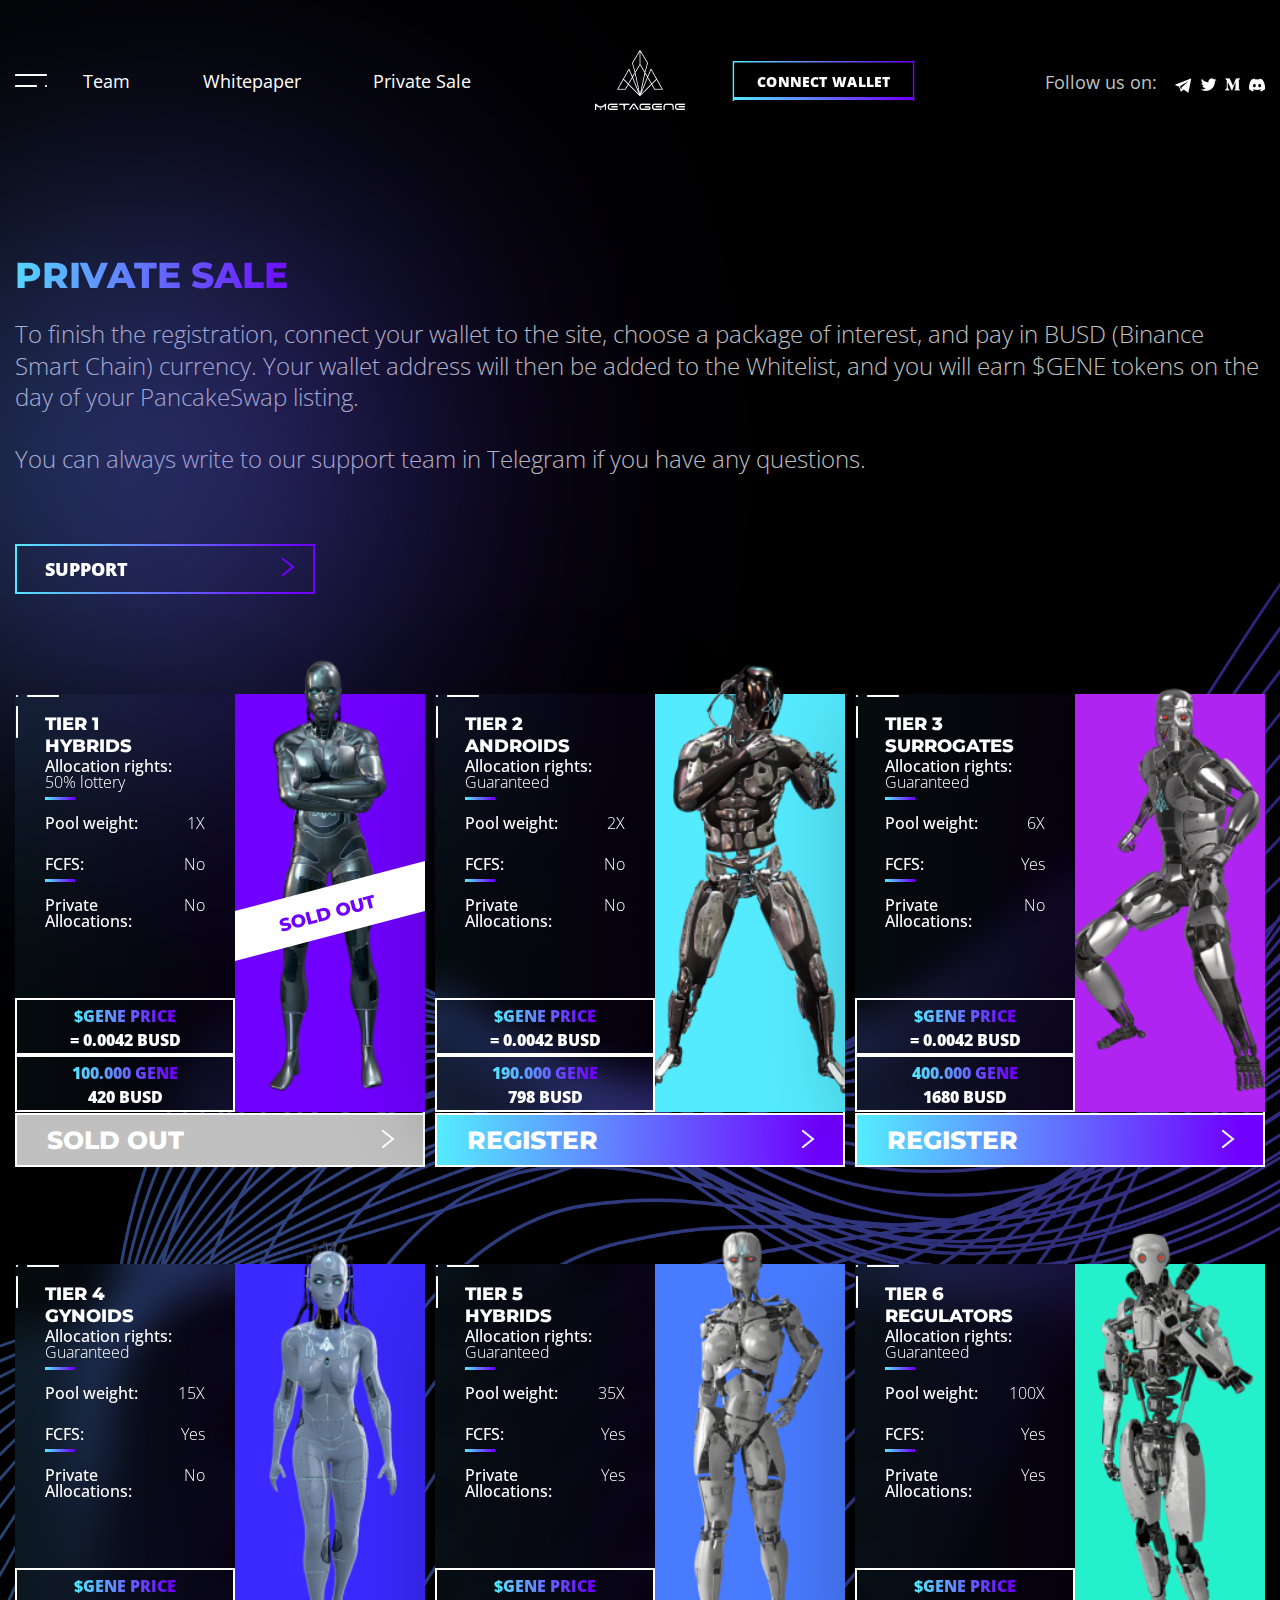
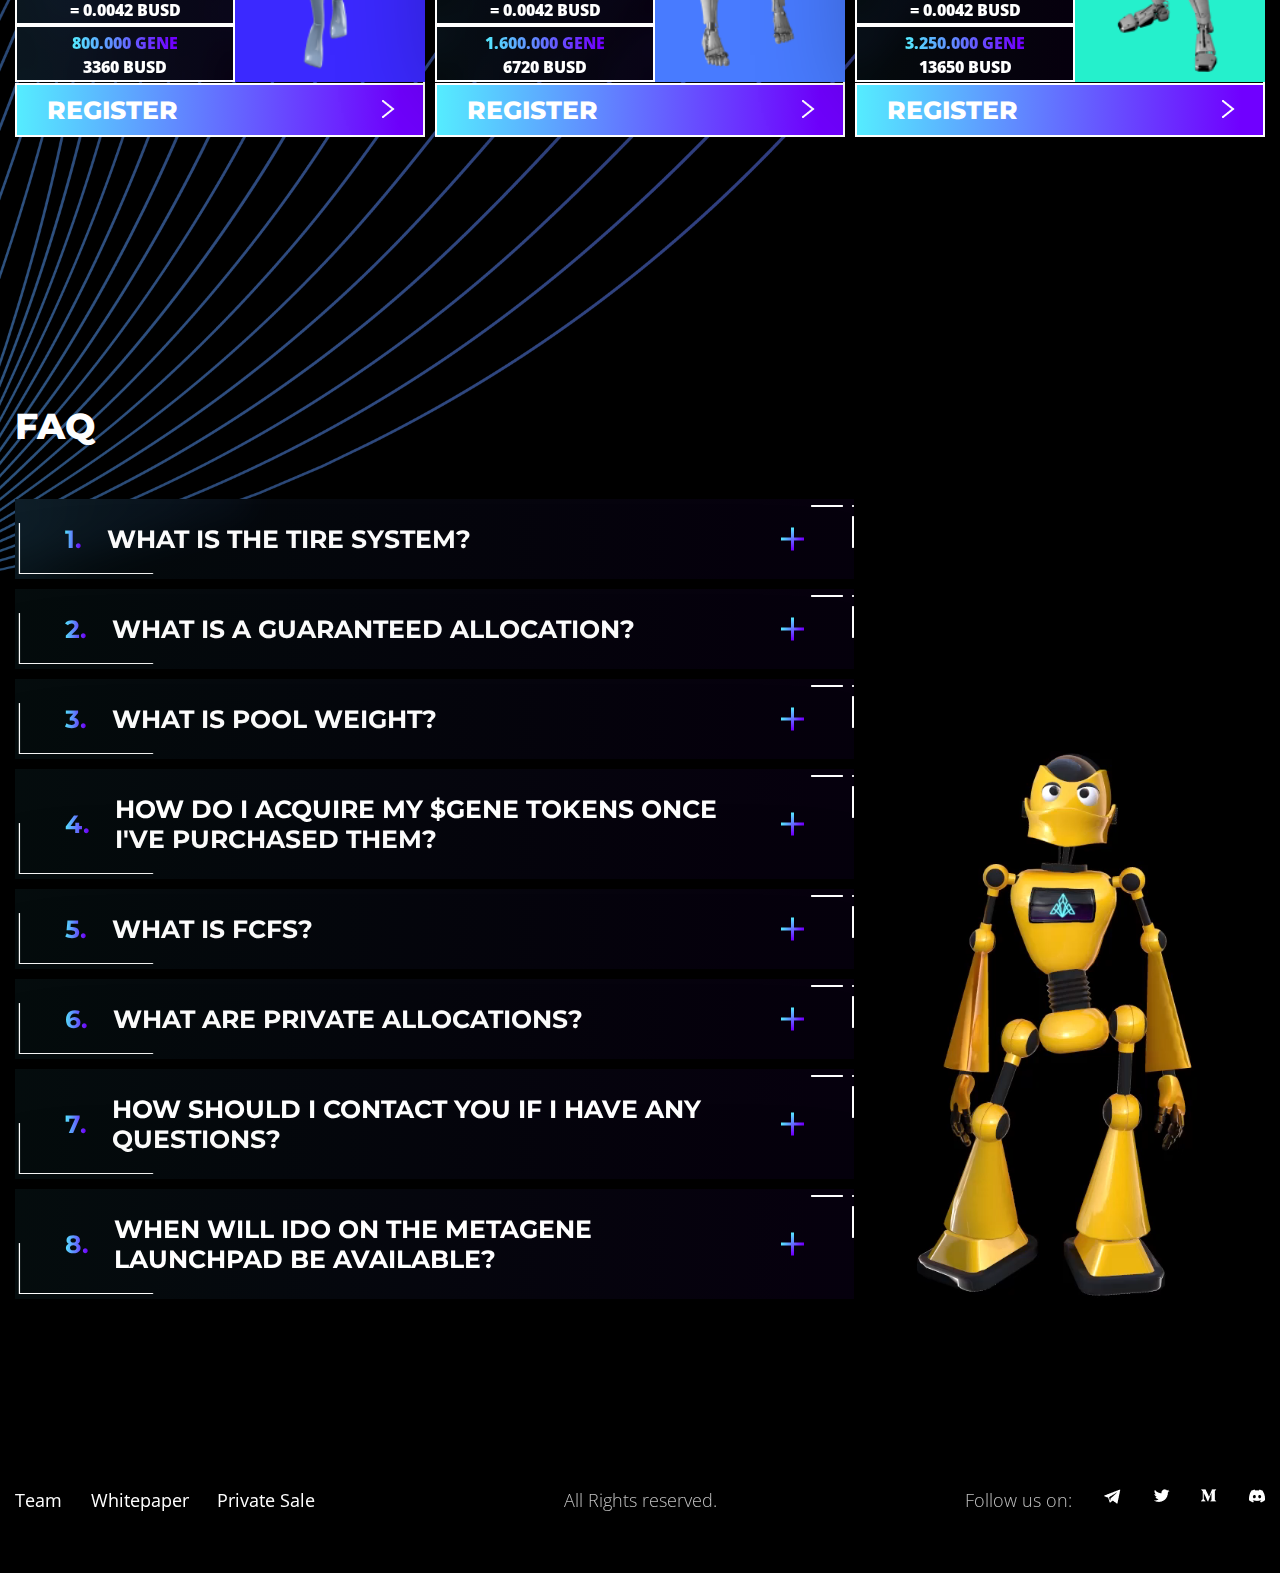
<file: private.html>
<!DOCTYPE html>
<html lang="ru">
	 <head>
	<title>METAGENE</title>
	<meta charset="UTF-8">
	<meta name="format-detection" content="telephone=no">
	<link rel="stylesheet" href="css/style.min.css">
	<link rel="shortcut icon" href="favicon.ico">
	<!-- <meta name="robots" content="noindex, nofollow"> -->
	<!-- <meta name="viewport" content="width=device-width, initial-scale=1.0, maximum-scale=1.0, user-scalable=0"> -->
	<meta name="viewport" content="width=device-width, initial-scale=1.0">
</head>
	<body>
		<div class="wrapper">

			<header class="header">
				<div class="header__container">
					<div class="header__wrapper">
						<div class="header__burger"><img src="img/burger.png" alt=""></div>
						<div class="header__menu header__menu-custom">
							<ul>

								<li><a href="">Team</a></li>
								<li><a href="">Whitepaper</a></li>
								<li><a href="">Private Sale</a></li>
								<li class="_vallet"><a href="">Connect Wallet</a></li>
							</ul>
							<img src="img/logo.png" alt="">
						</div>

						<div class="header__follow _header__follow-custom">
							<ul>

								<li>Follow us on:</li>
								<li><a href="https://t.me/metagene_chat" target="_blank"><img src="img/telegramm.png" alt=""></a></li>
								<li><a href="https://twitter.com/Metagene_world" target="_blank"><img src="img/twitter.png" alt=""></a></li>
								<li><a href="https://medium.com/@metagene.world" target="_blank"><img src="img/metagene.png" alt=""></a></li>
								<li><a href="https://discord.gg/pRjSYppc5w" target="_blank"><img src="img/discord.png" alt=""></a></li>
							</ul>
						</div>
					</div>
					<div class="header__menu-tel">
						<ul>
							<li><a href="">Whitepaper</a></li>

							<li><img src="img/logo.png" alt=""></li>
							<li><a href="">Private Sale</a></li>
						</ul>
					</div>
				</div>
			</header>
			<main class="page">
				<div class="registration">
					<img src="img/screentwobg.png" alt="" class="screentwobg">
					<div class="registration__container _container">
						<div class="registration__title _title"><span>Private Sale</span></div>
						<div class="registration__subtitle">To finish the registration, connect your wallet to the site, choose a package of interest, and pay in BUSD (Binance Smart Chain) currency. Your wallet address
							will then be added to the Whitelist, and you will earn $GENE tokens on the day of your PancakeSwap listing. <br><br>
							You can always write to our support team in Telegram if you have any questions.</div>
						<div class="registration__support _bttn"><a href="">Support</a></div>
						<div class="registration__tier tier-registration">
							<div class="tier-registration__item">
								<div class="tier-registration__wrapper">
									<div class="tier-registration__info">
										<div class="tier-registration__name">Tier 1 <br> Hybrids</div>
										<div class="tier-registration__text">Allocation rights: <br> <span>50% lottery</span></div>
										<div class="tier-registration__text">Pool weight: <span>1X</span></div>
										<div class="tier-registration__text">FCFS: <span>No</span></div>
										<div class="tier-registration__text">Private <br> Allocations: <span>No</span></div>
										<div class="tier-registration__price"><span>$GENE PRICE</span> = 0.0042 BUSD </div>
										<div class="tier-registration__price"><span>100.000 GENE </span>420 BUSD</div>
									</div>

									<div class="tier-registration__img _sold">
										<img src="img/tier1.png" alt="">
									</div>
								</div>
								<div class="tier-registration__link _sold"><a href="">SOLD OUT</a></div>
							</div>
							<div class="tier-registration__item">
								<div class="tier-registration__wrapper">
									<div class="tier-registration__info">
										<div class="tier-registration__name">Tier 2 <br> Androids </div>
										<div class="tier-registration__text">Allocation rights: <br> <span>Guaranteed</span></div>
										<div class="tier-registration__text">Pool weight: <span>2X</span></div>
										<div class="tier-registration__text">FCFS: <span>No</span></div>
										<div class="tier-registration__text">Private <br> Allocations: <span>No</span></div>
										<div class="tier-registration__price"><span>$GENE PRICE</span> = 0.0042 BUSD </div>
										<div class="tier-registration__price"><span>190.000 GENE </span>798 BUSD</div>
									</div>

									<div class="tier-registration__img">
										<img src="img/tier2.png" alt="">
									</div>
								</div>
								<div class="tier-registration__link"><a href="">REGISTER</a></div>
							</div>
							<div class="tier-registration__item">
								<div class="tier-registration__wrapper">
									<div class="tier-registration__info">
										<div class="tier-registration__name">Tier 3 <br> Surrogates</div>
										<div class="tier-registration__text">Allocation rights: <br> <span>Guaranteed</span></div>
										<div class="tier-registration__text">Pool weight: <span>6X</span></div>
										<div class="tier-registration__text">FCFS: <span>Yes</span></div>
										<div class="tier-registration__text">Private <br> Allocations: <span>No</span></div>
										<div class="tier-registration__price"><span>$GENE PRICE</span> = 0.0042 BUSD </div>
										<div class="tier-registration__price"><span>400.000 GENE </span>1680 BUSD</div>
									</div>

									<div class="tier-registration__img">
										<img src="img/tier3.png" alt="">
									</div>
								</div>
								<div class="tier-registration__link"><a href="">REGISTER</a></div>
							</div>
							<div class="tier-registration__item">
								<div class="tier-registration__wrapper">
									<div class="tier-registration__info">
										<div class="tier-registration__name">Tier 4 <br> Gynoids </div>
										<div class="tier-registration__text">Allocation rights: <br> <span>Guaranteed</span></div>
										<div class="tier-registration__text">Pool weight: <span>15X</span></div>
										<div class="tier-registration__text">FCFS: <span>Yes</span></div>
										<div class="tier-registration__text">Private <br> Allocations: <span>No</span></div>
										<div class="tier-registration__price"><span>$GENE PRICE</span> = 0.0042 BUSD </div>
										<div class="tier-registration__price"><span>800.000 GENE </span>3360 BUSD</div>
									</div>

									<div class="tier-registration__img">
										<img src="img/tier4.png" alt="">
									</div>
								</div>
								<div class="tier-registration__link"><a href="">REGISTER</a></div>
							</div>
							<div class="tier-registration__item">
								<div class="tier-registration__wrapper">
									<div class="tier-registration__info">
										<div class="tier-registration__name">Tier 5 <br> Hybrids</div>
										<div class="tier-registration__text">Allocation rights: <br> <span>Guaranteed</span></div>
										<div class="tier-registration__text">Pool weight: <span>35X</span></div>
										<div class="tier-registration__text">FCFS: <span>Yes</span></div>
										<div class="tier-registration__text">Private <br> Allocations: <span>Yes</span></div>
										<div class="tier-registration__price"><span>$GENE PRICE</span> = 0.0042 BUSD </div>
										<div class="tier-registration__price"><span>1.600.000 GENE </span>6720 BUSD</div>
									</div>

									<div class="tier-registration__img">
										<img src="img/tier5.png" alt="">
									</div>
								</div>
								<div class="tier-registration__link"><a href="">REGISTER</a></div>
							</div>
							<div class="tier-registration__item">
								<div class="tier-registration__wrapper">
									<div class="tier-registration__info">
										<div class="tier-registration__name">Tier 6 <br> Regulators</div>
										<div class="tier-registration__text">Allocation rights: <br> <span>Guaranteed</span></div>
										<div class="tier-registration__text">Pool weight: <span>100X</span></div>
										<div class="tier-registration__text">FCFS: <span>Yes</span></div>
										<div class="tier-registration__text">Private <br> Allocations: <span>Yes</span></div>
										<div class="tier-registration__price"><span>$GENE PRICE</span> = 0.0042 BUSD </div>
										<div class="tier-registration__price"><span>3.250.000 GENE </span>13650 BUSD</div>
									</div>

									<div class="tier-registration__img">
										<img src="img/tier6.png" alt="">
									</div>
								</div>
								<div class="tier-registration__link"><a href="">REGISTER</a></div>
							</div>
						</div>
					</div>
				</div>
				<div class="faq">
					<div class="faq__container _container">
						<div class="faq__title _title">FAQ</div>
						<div class="faq__block">
							<div class="faq__quest">
								<div class="faq__item">
									<div class="faq__question">
										<div class="faq__wrapper">
											<span>1.</span>
											<p>What is the Tire System?</p>
										</div>
									</div>
									<div class="faq__respons-wrapper">
										<div class="faq__respons">
											A tier system is a hierarchy of levels (tiers) that reflects the amount of $GENE tokens staked by holders. MetaGene has a six-tier system. For example, staking 100,000 - 190,000 $GENE
											tokens
											gives entry to Tier 1, while staking at least 3,250,000 $GENE tokens grants access to the highest (Regulators) <br>
											The tier system makes participation more accessible and rewards bigger investors by offering them pool weight multipliers of up to 100x.
										</div>
									</div>
								</div>
								<div class="faq__item">
									<div class="faq__question">
										<div class="faq__wrapper">
											<span>2.</span>
											<p>What is a guaranteed allocation?</p>
										</div>
									</div>
									<div class="faq__respons-wrapper">
										<div class="faq__respons">

											Allocation means distribution of MetaGene tokens in accordance with the launchpad’s Tier System. All investors who have been assigned Tier 2 and above are guaranteed an allocation. It means
											that they receive a right to invest into any project launched through our platform during its IDO stage.

										</div>
									</div>
								</div>
								<div class="faq__item">
									<div class="faq__question">
										<div class="faq__wrapper">
											<span>3.</span>
											<p>What is Pool Weight?</p>
										</div>
									</div>
									<div class="faq__respons-wrapper">
										<div class="faq__respons">
											Pool weight refers to the size of IDO participants’ allocations determined by their Tier. The higher the tier, the larger the allocation, The exact formula that is used to calculate Pool
											Weight can be found here.
										</div>
									</div>
								</div>
								<div class="faq__item">
									<div class="faq__question">
										<div class="faq__wrapper">
											<span>4.</span>
											<p>How do I acquire my $GENE tokens once I've purchased them?</p>
										</div>
									</div>
									<div class="faq__respons-wrapper">
										<div class="faq__respons">
											$GENE tokens will be automatically sent to the wallet address that you used to register for Private Sale. It will happen on the day $GENE tokens are listed. The exact date and time of the
											token’s listing will be shared via our website and socials.
										</div>
									</div>
								</div>
								<div class="faq__item">
									<div class="faq__question">
										<div class="faq__wrapper">
											<span>5.</span>
											<p>What is FCFS?</p>
										</div>
									</div>
									<div class="faq__respons-wrapper">
										<div class="faq__respons">
											FCFS stands for First Come First Serve. Whatever tokens are left will be up for public sale. FCFS participants of Tier 3 and above will be able to purchase an additional amount of tokens
											determined by their Pool Weight. The FCFS round will stay open until all the remaining tokens are sold out, which usually takes just a few minutes. Once the FCFS stage is over, the IDO will
											be closed.
										</div>
									</div>
								</div>
								<div class="faq__item">
									<div class="faq__question">
										<div class="faq__wrapper">
											<span>6.</span>
											<p>What are Private Allocations?</p>
										</div>
									</div>
									<div class="faq__respons-wrapper">
										<div class="faq__respons">
											IDO participants of Tiers 5 and 6 will get access to Private Rounds of investment into other projects that will be launched on MetaGene.
										</div>
									</div>
								</div>
								<div class="faq__item">
									<div class="faq__question">
										<div class="faq__wrapper">
											<span>7.</span>
											<p>How should I contact you if I have any questions?</p>
										</div>
									</div>
									<div class="faq__respons-wrapper">
										<div class="faq__respons">

											If you have any questions feel free to contact our tech support team.
										</div>
									</div>
								</div>
								<div class="faq__item">
									<div class="faq__question">
										<div class="faq__wrapper">
											<span>8.</span>
											<p>When will IDO on the Metagene launchpad be available?</p>
										</div>
									</div>
									<div class="faq__respons-wrapper">
										<div class="faq__respons">
											We are planning to hold our first IDO right after the $GENE token is listed. The exact dates of all IDOs projects will be announced on our website and socials.
										</div>
									</div>
								</div>

							</div>
							<div class="faq__video">
								<video src="videos/Freddi.mp4" autoplay loop muted></video>
							</div>
						</div>
					</div>

				</main>
				<footer class="footer">
	<div class="footer__container _container">
		<div class="footer__link">
			<ul class="footer__link-1">
				<li><a href="">Team</a></li>
				<li><a href="">Whitepaper</a></li>
				<li><a href="">Private Sale</a></li>
			</ul>
		</div>
		<div class="footer__text">All Rights reserved.</div>
		<div class="footer__folow">
			<ul class="footer__link-2">
				<li>Follow us on:</li>
				<li><a href=""><img src="img/telegramm.png" alt=""></a></li>
				<li><a href=""><img src="img/twitter.png" alt=""></a></li>
				<li><a href=""><img src="img/metagene.png" alt=""></a></li>
				<li><a href=""><img src="img/discord.png" alt=""></a></li>
			</ul>
		</div>
	</div>
</footer>
			</div>
			<div class="popup popup_popup">
	<div class="popup__content">
		<div class="popup__body">
			<div class="popup__close"></div>
		</div>
	</div>
</div>
<div class="popup popup_massagename-message">
	<div class="popup__content">
		<div class="popup__body">
			<div class="popup__close"></div>
		</div>
	</div>
</div>
<div class="popup popup_video">
	<div class="popup__content">
		<div class="popup__body">
			<div class="popup__close popup__close_video"></div>
			<div class="popup__video _video"></div>
		</div>
	</div>
</div>

			<!-- Swiper -->
<!-- <script src="https://unpkg.com/swiper/swiper-bundle.min.js"></script> -->
<script src="js/vendors.min.js"></script>
<script src="js/app.min.js"></script>
		</body>
	</html>
</file>
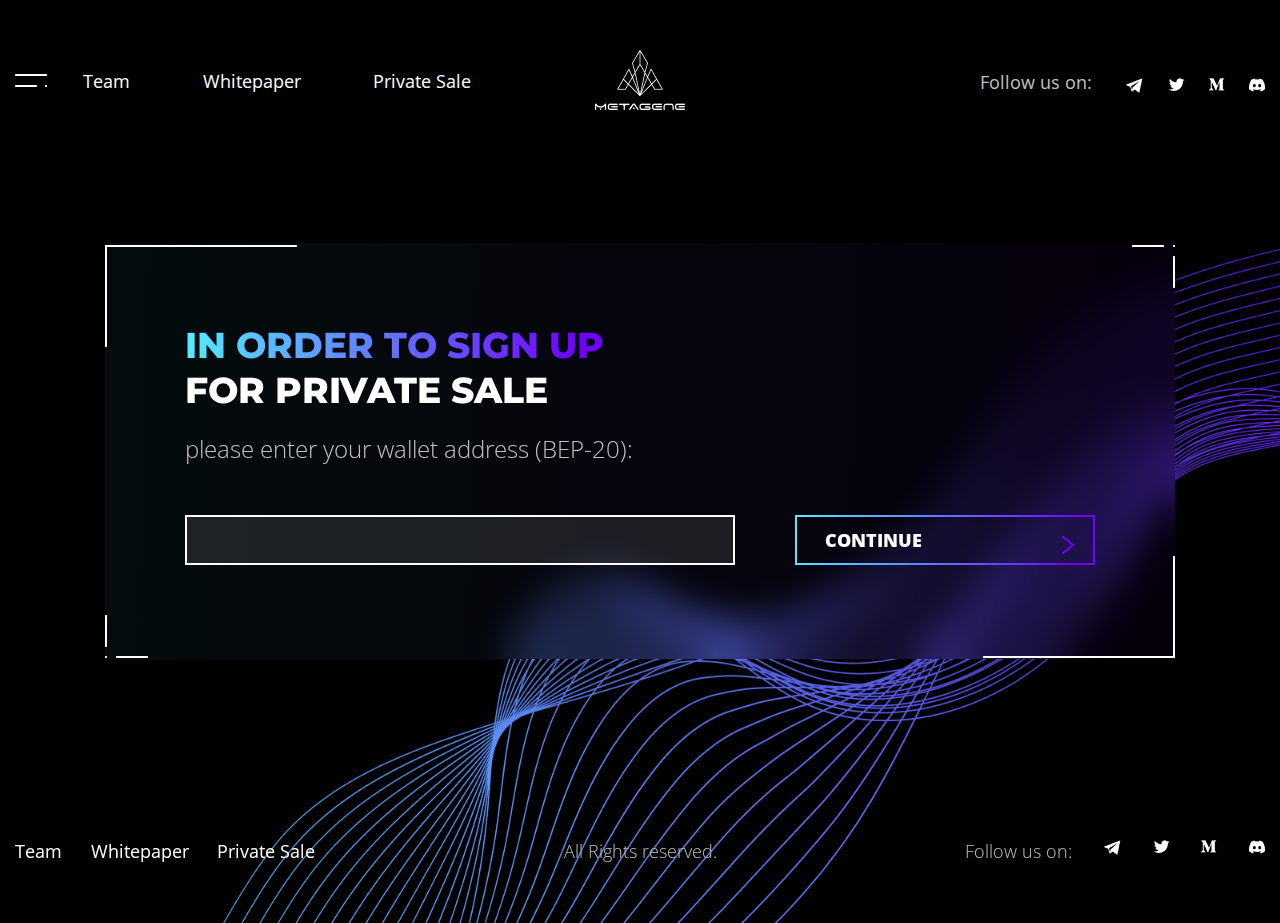
<file: register.html>
<!DOCTYPE html>
<html lang="ru">
	 <head>
	<title>METAGENE</title>
	<meta charset="UTF-8">
	<meta name="format-detection" content="telephone=no">
	<link rel="stylesheet" href="css/style.min.css">
	<link rel="shortcut icon" href="favicon.ico">
	<!-- <meta name="robots" content="noindex, nofollow"> -->
	<!-- <meta name="viewport" content="width=device-width, initial-scale=1.0, maximum-scale=1.0, user-scalable=0"> -->
	<meta name="viewport" content="width=device-width, initial-scale=1.0">
</head>
	<body>
		<div class="wrapper _bggg">
			<header class="header">
	<div class="header__container">
		<div class="header__wrapper">
			<div class="header__burger"><img src="img/burger.png" alt=""></div>
			<div class="header__menu">
				<ul>

					<li><a href="">Team</a></li>
					<li><a href="">Whitepaper</a></li>
					<li><a href="">Private Sale</a></li>
				</ul>
				<img src="img/logo.png" alt="">
			</div>

			<div class="header__follow">
				<ul>
					<li>Follow us on:</li>
					<li><a href="https://t.me/metagene_chat" target="_blank"><img src="img/telegramm.png" alt=""></a></li>
					<li><a href="https://twitter.com/Metagene_world" target="_blank"><img src="img/twitter.png" alt=""></a></li>
					<li><a href="https://medium.com/@metagene.world" target="_blank"><img src="img/metagene.png" alt=""></a></li>
					<li><a href="https://discord.gg/pRjSYppc5w" target="_blank"><img src="img/discord.png" alt=""></a></li>
				</ul>
			</div>
		</div>
		<div class="header__menu-tel">
			<ul>
				<li><a href="">Whitepaper</a></li>

				<li><img src="img/logo.png" alt=""></li>
				<li><a href="">Private Sale</a></li>
			</ul>
		</div>
	</div>
</header>
			<main class="page">
				<div class="forma">
					<!-- <img src="img/bgregister.png" alt="" class="bgregister"> -->
					<div class="form">
						<div class="form__wrapper">
							<form action="">
								<div class="form__title _title"><span>In order to sign up</span> <br> for Private Sale</div>
								<div class="form__subtitle">please enter your wallet address (BEP-20): </div>
								<div class="form__body"><input type="text"> <div class="_bttn"><a href="">Continue</a></div></div>
							</form>
						</div>
					</div>
				</div>


			</main>
			<footer class="footer">
	<div class="footer__container _container">
		<div class="footer__link">
			<ul class="footer__link-1">
				<li><a href="">Team</a></li>
				<li><a href="">Whitepaper</a></li>
				<li><a href="">Private Sale</a></li>
			</ul>
		</div>
		<div class="footer__text">All Rights reserved.</div>
		<div class="footer__folow">
			<ul class="footer__link-2">
				<li>Follow us on:</li>
				<li><a href=""><img src="img/telegramm.png" alt=""></a></li>
				<li><a href=""><img src="img/twitter.png" alt=""></a></li>
				<li><a href=""><img src="img/metagene.png" alt=""></a></li>
				<li><a href=""><img src="img/discord.png" alt=""></a></li>
			</ul>
		</div>
	</div>
</footer>
		</div>
		<div class="popup popup_popup">
	<div class="popup__content">
		<div class="popup__body">
			<div class="popup__close"></div>
		</div>
	</div>
</div>
<div class="popup popup_massagename-message">
	<div class="popup__content">
		<div class="popup__body">
			<div class="popup__close"></div>
		</div>
	</div>
</div>
<div class="popup popup_video">
	<div class="popup__content">
		<div class="popup__body">
			<div class="popup__close popup__close_video"></div>
			<div class="popup__video _video"></div>
		</div>
	</div>
</div>

		<!-- Swiper -->
<!-- <script src="https://unpkg.com/swiper/swiper-bundle.min.js"></script> -->
<script src="js/vendors.min.js"></script>
<script src="js/app.min.js"></script>
	</body>
</html>
</file>
<file: css/style.min.css>
@import url(https://fonts.googleapis.com/css?family=Montserrat:100,200,300,regular,500,600,700,800,900,100italic,200italic,300italic,italic,500italic,600italic,700italic,800italic,900italic);
@import url(https://fonts.googleapis.com/css?family=Open+Sans:300,regular,500,600,700,800,300italic,italic,500italic,600italic,700italic,800italic);
* {
  padding: 0px;
  margin: 0px;
  border: 0px;
}

*,
*:before,
*:after {
  -moz-box-sizing: border-box;
  -webkit-box-sizing: border-box;
  box-sizing: border-box;
}

aside,
nav,
footer,
header,
section {
  display: block;
}

html {
  font-size: 16px;
}

html,
body {
  height: 100%;
  min-width: 320px;
}

body {
  line-height: 1;
  font-family: "Open Sans";
  -ms-text-size-adjust: 100%;
  -moz-text-size-adjust: 100%;
  -webkit-text-size-adjust: 100%;
}

input,
button,
textarea {
  font-family: "Open Sans";
  font-size: inherit;
}

input::-ms-clear {
  display: none;
}

button {
  cursor: pointer;
  background-color: inherit;
}

button::-moz-focus-inner {
  padding: 0;
  border: 0;
}

a,
a:visited {
  text-decoration: none;
}

a:hover {
  text-decoration: none;
}

ul li {
  list-style: none;
}

img {
  vertical-align: top;
}

h1,
h2,
h3,
h4,
h5,
h6 {
  font-weight: inherit;
  font-size: inherit;
}

/*
&::-webkit-scrollbar {
	display: none;
}
*/
body._lock {
  overflow: hidden;
}

.wrapper {
  width: 100%;
  min-height: 100%;
  overflow: hidden;
  display: flex;
  flex-direction: column;
}
._container {
  max-width: 1320px;
  margin: 0 auto;
  padding: 0px 15px;
}

.header {
  position: relative;
  z-index: 10;
}
.header__container {
  margin-top: 50px;
}
@media (max-width: 998px) {
  .header__container {
    margin-top: 0;
  }
}
.header__wrapper {
  display: flex;
  margin-top: 50px;
  align-items: center;
  position: relative;
  max-width: 1650px;
  margin: 0 auto;
  padding: 0px 15px;
  padding-top: 20px;
}
@media (max-width: 998px) {
  .header__wrapper {
    flex-direction: row-reverse;
    justify-content: space-between;
  }
}
.header__burger {
  position: relative;
  z-index: 2;
  transition: 0.3s;
}
.header__burger._active {
  transform: rotate(90deg);
}
.header__menu {
  margin-left: 8%;
  display: flex;
  align-items: center;
  justify-content: space-between;
  max-width: 400px;
  width: 100%;
}
@media (max-width: 1400px) {
  .header__menu {
    margin-left: 30px;
  }
}
@media (max-width: 1150px) {
  .header__menu {
    max-width: 350px;
  }
}
.header__menu ul {
  width: 100%;
  display: flex;
  justify-content: space-between;
}
.header__menu a {
  color: #FFFFFF;
  font-weight: 400;
  font-size: 18px;
  line-height: 130%;
  margin: 6px;
}
@media (max-width: 1150px) {
  .header__menu a {
    font-size: 15px;
  }
}
.header__menu img {
  position: absolute;
  top: 0;
  left: 50%;
  transform: translate(-50%, 0px);
}
@media (max-width: 998px) {
  .header__menu ul {
    z-index: 1;
    height: 0px;
    position: absolute;
    overflow: hidden;
    transition: 0.3s;
    padding: 0px 20px;
    top: 0px;
    left: 0;
    flex-direction: column;
    justify-content: flex-start;
    width: 100%;
    background: linear-gradient(91.57deg, rgba(85, 235, 255, 0.05) 0.71%, rgba(112, 0, 255, 0.05) 94.43%);
    box-shadow: 0px 20px 100px rgba(0, 0, 0, 0.25);
    backdrop-filter: blur(20px);
  }
  .header__menu ul._active {
    height: 100vh;
    padding-top: 90px;
  }
  .header__menu ul li {
    margin-bottom: 20px;
  }
  .header__menu ul::before {
    position: absolute;
    top: 300px;
    left: 50%;
    width: 85%;
    transform: translate(-50%);
    height: 3px;
    content: "";
    background-color: #fff;
  }
  .header__menu img {
    display: none;
  }
}
.header__menu-tel {
  display: none;
}
@media (max-width: 992px) {
  .header__menu-tel {
    display: block;
    max-width: 400px;
    margin: 20px auto;
    padding: 0px 20px;
    width: 100%;
  }
  .header__menu-tel ul {
    display: flex;
    align-items: flex-end;
    width: 100%;
    justify-content: space-between;
  }
  .header__menu-tel a {
    font-weight: 400;
    font-size: 15px;
    line-height: 130%;
    color: #FFFFFF;
  }
}
.header__follow {
  max-width: 285px;
  width: 100%;
  margin: 0px 0 0px auto;
  z-index: 5;
}
.header__follow ul {
  width: 100%;
  justify-content: space-between;
  display: flex;
  align-items: center;
  color: #C0C0C0;
  font-size: 18px;
  display: flex;
}
.header__follow ul li {
  transform: translate(0px, 5px);
}
@media (max-width: 998px) {
  .header__follow ul li {
    transform: translate(0px, -4px);
  }
}
.header__follow ul li:first-child {
  margin-right: 10px;
  transform: translate(0px, 0px);
}
@media (max-width: 998px) {
  .header__follow ul li:first-child {
    display: none;
  }
}
@media (max-width: 1150px) {
  .header__follow ul {
    font-size: 15px;
  }
}
@media (max-width: 998px) {
  .header__follow {
    margin: 0;
    max-width: 130px;
  }
}

._vallet {
  position: absolute;
  left: 60%;
  top: 0;
}
@media (max-width: 1400px) {
  ._vallet {
    left: 55%;
    transform: scale(0.8);
  }
}
@media (max-width: 1400px) and (max-width: 1000px) {
  ._vallet {
    top: 200px;
    left: 0%;
  }
}
._vallet a {
  color: #fff;
  font-weight: 800;
  font-size: 18px;
  line-height: 22px;
  display: block;
  background-image: url(../img//border240.png);
  text-transform: uppercase;
  padding: 14px 30px;
  background-size: contain;
}

@media (max-width: 900px) {
  .header__menu {
    width: 1px;
  }
}

@media (max-width: 1400px) {
  ._header__follow-custom {
    max-width: 220px;
  }
}

.footer {
  position: relative;
  z-index: 5;
}
.footer__container {
  display: flex;
  justify-content: space-between;
  align-items: center;
  margin-top: 180px;
  margin-bottom: 60px;
}
@media (max-width: 900px) {
  .footer__container {
    margin-top: 90px;
    flex-direction: column;
    align-items: flex-start;
  }
}
.footer__link-1 {
  display: flex;
  width: 300px;
  justify-content: space-between;
}
@media (max-width: 900px) {
  .footer__link-1 {
    flex-direction: column;
  }
  .footer__link-1 li {
    margin-bottom: 20px;
  }
}
.footer__link-1 a {
  font-weight: 400;
  font-size: 18px;
  line-height: 130%;
  color: #FFFFFF;
}
.footer__text {
  font-weight: 300;
  font-size: 18px;
  line-height: 130%;
  color: #C0C0C0;
}
@media (max-width: 900px) {
  .footer__text {
    font-size: 15px;
    margin: 10px 0px 20px 0px;
  }
}
.footer__link-2 {
  display: flex;
  font-weight: 300;
  font-size: 18px;
  line-height: 130%;
  color: #C0C0C0;
  width: 300px;
  justify-content: space-between;
}
@media (max-width: 900px) {
  .footer__link-2 {
    width: 180px;
  }
  .footer__link-2 li:first-child {
    display: none;
  }
}

.page {
  flex: 1 1 auto;
}

._title {
  color: #FFFFFF;
  font-weight: 800;
  font-size: 36px;
  line-height: 125%;
  text-transform: uppercase;
  font-family: Montserrat;
}
@media (max-width: 900px) {
  ._title {
    font-size: 28px;
  }
}
@media (max-width: 400px) {
  ._title {
    font-size: 20px;
  }
}
._title span {
  background: linear-gradient(91.57deg, #55EBFF 0.71%, #7000FF 94.43%);
  -webkit-background-clip: text;
  -webkit-text-fill-color: transparent;
  background-clip: text;
  text-fill-color: transparent;
}

._bttn {
  font-weight: 800;
  font-size: 18px;
  line-height: 22px;
  text-transform: uppercase;
  width: 300px;
  transition: 0.3s;
  position: relative;
}
._bttn:hover {
  background: linear-gradient(91.57deg, rgba(85, 235, 255, 0) 0.71%, rgba(112, 0, 255, 0.5) 94.43%);
}
._bttn a {
  color: #FFFFFF;
  position: relative;
  z-index: 5;
  width: 100%;
  display: block;
  padding: 14px 30px;
}
._bttn::before {
  content: url(../img/btn.png);
  top: 0;
  left: 0;
  position: absolute;
}
._bttn::after {
  content: url(../img/arr.png);
  top: 50%;
  transform: translate(-20px, -50%);
  right: 0;
  position: absolute;
}

.wrapper {
  background: #000000;
}

.being {
  position: relative;
  z-index: 2;
}
.being__container {
  display: flex;
  margin-top: 160px;
  justify-content: space-between;
  align-items: center;
  margin-bottom: 150px;
}
@media (max-width: 998px) {
  .being__container {
    flex-direction: column;
    align-items: flex-start;
    margin-top: 40px;
  }
}
.being__content {
  max-width: 515px;
  position: relative;
}
.being__content::before {
  position: absolute;
  top: -40px;
  left: -20%;
  width: 380px;
  height: 380px;
  border-radius: 50%;
  content: "";
  background: linear-gradient(91.57deg, #55EBFF 0.71%, #7000FF 94.43%);
  filter: blur(250px);
}
@media (max-width: 900px) {
  .being__content::before {
    top: -100px;
    filter: blur(300px);
    left: 0;
  }
}
.being__text {
  color: #C0C0C0;
  font-weight: 300;
  font-size: 24px;
  line-height: 130%;
  margin-top: 20px;
  margin-bottom: 50px;
}
@media (max-width: 500px) {
  .being__text {
    font-size: 15px;
  }
}
.being__video {
  position: relative;
}
.being__video::before {
  position: absolute;
  bottom: 0;
  content: url(../img/bb.png);
  right: 0;
}
@media (max-width: 500px) {
  .being__video::before {
    transform: scale(0.7) translate(50px, 30px);
  }
}
.being__video::after {
  position: absolute;
  top: 0;
  content: url(../img/bb.png);
  left: 0;
  transform: rotate(180deg);
}
@media (max-width: 500px) {
  .being__video::after {
    transform: rotate(180deg) scale(0.7) translate(50px, 30px);
  }
}
@media (max-width: 1200px) {
  .being__video {
    transform: scale(0.7);
  }
}
@media (max-width: 998px) {
  .being__video {
    transform: scale(1);
    margin-top: 50px;
  }
}
@media (max-width: 700px) {
  .being__video {
    width: 100%;
  }
}
.being__video-body {
  padding: 30px;
  position: relative;
}
@media (max-width: 500px) {
  .being__video-body {
    padding: 10px 5px;
  }
}
.being__video-body::before {
  position: absolute;
  content: url(../img/bs.png);
  bottom: 0;
  left: 0;
}
@media (max-width: 500px) {
  .being__video-body::before {
    transform: scale(0.7) translate(-20px, 20px);
  }
}
.being__video-wrapper {
  position: relative;
}
.being__video-wrapper._active::before {
  display: none;
}
.being__video-wrapper::before {
  position: absolute;
  top: 0;
  left: 0;
  width: 100%;
  height: 100%;
  background-image: url(../img/videoprew.png);
  background-size: cover;
  content: "";
  cursor: pointer;
}
@media (max-width: 500px) {
  .being__video-wrapper::before {
    background-position: -50px;
  }
}
.being__video-wrapper iframe {
  width: 570px;
  height: 316px;
}
@media (max-width: 700px) {
  .being__video-wrapper iframe {
    width: 100%;
    height: 250px;
  }
}

.povered__container {
  display: flex;
  justify-content: space-between;
  align-items: center;
}
@media (max-width: 950px) {
  .povered__container {
    flex-direction: column;
  }
}
.povered__content {
  max-width: 520px;
  width: 100%;
  position: relative;
  z-index: 3;
  overflow: hidden;
  transition: 1.5s;
  transition-delay: 1s;
}
.povered__content::before {
  position: absolute;
  bottom: -7px;
  content: url(../img/bb.png);
  right: -7px;
}
@media (max-width: 500px) {
  .povered__content::before {
    transform: scale(0.7) translate(50px, 30px);
    z-index: 50;
  }
}
.povered__content::after {
  position: absolute;
  top: 0;
  content: url(../img/bb.png);
  left: 0;
  transform: rotate(180deg);
}
@media (max-width: 500px) {
  .povered__content::after {
    transform: rotate(180deg) scale(0.7) translate(50px, 30px);
  }
}
@media (max-width: 1100px) {
  .povered__content {
    max-width: 460px;
  }
}
@media (max-width: 950px) {
  .povered__content {
    max-width: 100%;
    margin-bottom: 20px;
  }
}
.povered__block {
  background: linear-gradient(91.57deg, rgba(85, 235, 255, 0.05) 0.71%, rgba(112, 0, 255, 0.05) 94.43%);
  box-shadow: 0px 20px 100px rgba(0, 0, 0, 0.25);
  backdrop-filter: blur(20px);
  padding: 60px 80px;
}
.povered__block::before {
  position: absolute;
  content: url(../img/bs.png);
  bottom: 0;
  left: 0;
}
@media (max-width: 500px) {
  .povered__block::before {
    transform: scale(0.7) translate(-20px, 20px);
  }
}
.povered__block::after {
  position: absolute;
  content: url(../img/bs.png);
  top: 0;
  right: 0;
  transform: rotate(180deg);
}
@media (max-width: 500px) {
  .povered__block::after {
    transform: scale(0.7) rotate(180deg) translate(-20px, 20px);
  }
}
@media (max-width: 1100px) {
  .povered__block {
    padding: 60px 50px;
  }
}
@media (max-width: 500px) {
  .povered__block {
    padding: 60px 30px;
  }
}
.povered__items {
  display: flex;
  justify-content: space-between;
  flex-wrap: wrap;
  margin: 0px -30px;
}
@media (max-width: 900px) {
  .povered__items {
    margin: 0px -50px;
  }
}
@media (max-width: 600px) {
  .povered__items {
    margin: 0px -25px;
  }
}
.povered__item {
  margin: 35px 30px;
}
@media (max-width: 900px) {
  .povered__item {
    margin: 35px 50px;
  }
}
@media (max-width: 600px) {
  .povered__item {
    margin: 15px 15px;
    transform: scale(0.8);
  }
}
@media (min-width: 950px) {
  .povered__video {
    transform: translate(60px);
  }
}
.povered__video video {
  max-width: 780px;
  width: 100%;
}

.bg1 {
  position: absolute;
  top: 50px;
  left: 0;
  z-index: 1;
  overflow: hidden;
}
.bg1 img {
  width: 100%;
  max-width: 2000px;
}
@media (min-width: 2000px) {
  .bg1 {
    left: 50%;
    transform: translate(-50%, 0px);
  }
}
@media (max-width: 1600px) {
  .bg1 {
    top: 200px;
  }
}
@media (max-width: 1200px) {
  .bg1 {
    top: 300px;
  }
}
@media (max-width: 900px) {
  .bg1 {
    top: 300px;
  }
  .bg1 img {
    width: 200%;
  }
}
@media (max-width: 550px) {
  .bg1 {
    top: 100px;
  }
  .bg1 img {
    width: 400%;
    transform: translate(-250px);
  }
}

.features__container {
  display: flex;
  justify-content: space-between;
  margin-top: 60px;
  align-items: center;
}
@media (max-width: 1100px) {
  .features__container {
    flex-direction: column-reverse;
  }
}
.features__video video {
  max-width: 650px;
  transform: translate(-50px);
  width: 100%;
}
@media (max-width: 1250px) {
  .features__video video {
    max-width: 500px;
    transform: translate(0px);
  }
}
@media (max-width: 1100px) {
  .features__video video {
    max-width: 100%;
    margin-top: 40px;
  }
}
.features__content {
  width: max-content;
}
@media (max-width: 1100px) {
  .features__content {
    width: 100%;
  }
}
.features__title {
  width: max-content;
  margin-bottom: 50px;
}
@media (max-width: 500px) {
  .features__title {
    margin-bottom: 30px;
  }
}
.features__block {
  display: flex;
  flex-wrap: wrap;
  justify-content: space-between;
  max-width: 630px;
  position: relative;
}
.features__block::before {
  position: absolute;
  top: 50%;
  left: 50%;
  transform: translate(-50%, -50%);
  content: "";
  background: linear-gradient(91.57deg, #55EBFF 0.71%, #7000FF 94.43%);
  filter: blur(200px);
  width: 380px;
  height: 380px;
  border-radius: 50%;
}
@media (max-width: 700px) {
  .features__block::before {
    filter: blur(500px);
    width: 580px;
    height: 580px;
  }
}
@media (max-width: 1100px) {
  .features__block {
    width: 100%;
    max-width: 100%;
  }
}
@media (max-width: 700px) {
  .features__block {
    flex-direction: column;
    align-items: center;
  }
}
.features__block._active .features__item:nth-child(1) .features__img::before, .features__block._active .features__item:nth-child(4) .features__img::before {
  position: absolute;
  content: "";
  animation: f1 0.7s forwards;
  height: 100%;
  top: 0;
  background: linear-gradient(91.57deg, rgba(85, 235, 255, 0) 0.71%, rgba(112, 0, 255, 0.5) 94.43%);
}
.features__block._active .features__item:nth-child(2) .features__img::before, .features__block._active .features__item:nth-child(3) .features__img::before {
  position: absolute;
  content: "";
  animation: f2 0.7s 0.7s forwards;
  width: 100%;
  left: 0;
  background: linear-gradient(91.57deg, rgba(85, 235, 255, 0) 0.71%, rgba(112, 0, 255, 0.5) 94.43%);
}
.features__block._active .features__item:nth-child(3) .features__img::before {
  animation: f2 0.7s 1.4s forwards;
}
.features__block._active .features__item:nth-child(4) .features__img::before {
  animation: f1 0.7s 2.1s forwards;
}
@keyframes f1 {
  0% {
    width: 0px;
    left: 0px;
  }
  50% {
    width: 50px;
    left: 0px;
  }
  100% {
    width: 25px;
    left: 25px;
  }
}
@keyframes f2 {
  0% {
    height: 0px;
    top: 0px;
  }
  50% {
    height: 50px;
    top: 0px;
  }
  100% {
    height: 25px;
    top: 25px;
  }
}
.features__item {
  max-width: 300px;
  padding: 30px;
  position: relative;
  margin: 10px 0px;
}
.features__item::before {
  position: absolute;
  top: 0;
  content: url(../img/bb.png);
  left: 0;
  transform: rotate(180deg);
}
.features__item::after {
  position: absolute;
  content: url(../img/bs.png);
  bottom: 0;
  right: 0;
  transform: rotate(270deg);
}
.features__img {
  width: 50px;
  height: 50px;
  display: flex;
  align-items: center;
  justify-content: center;
  position: relative;
}
.features__head {
  font-weight: 800;
  font-size: 18px;
  line-height: 1.2;
  text-transform: uppercase;
  font-family: "Montserrat";
  color: #FFFFFF;
  margin-top: 20px;
  margin-bottom: 5px;
}
.features__text {
  font-weight: 300;
  font-size: 16px;
  line-height: 130%;
  color: #C0C0C0;
}

.pillars__container {
  margin-top: 200px;
}
@media (max-width: 500px) {
  .pillars__container {
    margin-top: 100px;
  }
}
.pillars__title span span {
  -webkit-text-fill-color: #fff;
}
@media (max-width: 500px) {
  .pillars__title {
    max-width: 180px;
  }
}
.pillars__block {
  display: flex;
  justify-content: space-between;
  color: #fff;
  margin-top: 50px;
  flex-wrap: wrap;
}
@media (max-width: 950px) {
  .pillars__block {
    flex-direction: column;
    align-items: center;
  }
  .pillars__block .pillars__item {
    margin-bottom: 20px;
  }
}
.pillars__item {
  padding: 0px 30px;
  padding-bottom: 40px;
  min-height: 400px;
  position: relative;
  max-width: 410px;
}
@media (max-width: 500px) {
  .pillars__item {
    padding: 0px 20px;
    padding-bottom: 40px;
  }
}
.pillars__item:nth-child(1) video {
  margin-top: -10px;
}
.pillars__item:nth-child(2) video {
  margin-top: -14px;
}
.pillars__item:nth-child(3) video {
  margin-top: 10px;
  margin-bottom: 25px;
}
.pillars__item::after {
  position: absolute;
  top: 0;
  content: url(../img/bb.png);
  right: 0;
  transform: rotate(180deg) scale(-1, 1);
}
.pillars__item::before {
  position: absolute;
  content: url(../img/bs.png);
  bottom: 0;
  left: 0;
  transform: rotate(180deg) scale(-1, -1);
}
.pillars__gif video {
  width: 190px;
}
@media (max-width: 500px) {
  .pillars__gif video {
    width: 150px;
  }
}
.pillars__head {
  font-weight: 800;
  font-size: 18px;
  line-height: 22px;
  font-family: "Montserrat";
  text-transform: uppercase;
  margin-bottom: 6px;
}
.pillars__text {
  color: #C0C0C0;
  font-weight: 300;
  font-size: 16px;
  line-height: 130%;
}

.tokenomics {
  position: relative;
}
.tokenomics .bg2 {
  position: absolute;
  top: -120px;
  left: 50%;
  width: 100%;
  max-width: 1800px;
  transform: translate(-50%);
}
@media (max-width: 1500px) {
  .tokenomics .bg2 {
    top: -60px;
  }
}
@media (max-width: 900px) {
  .tokenomics .bg2 {
    top: -60px;
    width: 200%;
  }
}
@media (max-width: 500px) {
  .tokenomics .bg2 {
    display: none;
  }
}
.tokenomics .bg3 {
  display: none;
}
@media (max-width: 500px) {
  .tokenomics .bg3 {
    display: block;
    position: absolute;
    top: -400px;
    left: 0;
    z-index: 1;
    width: 100%;
  }
}
@media (max-width: 500px) and (max-width: 400px) {
  .tokenomics .bg3 {
    top: -180px;
  }
}
.tokenomics__container {
  margin-top: 100px;
  display: flex;
  align-items: center;
  position: relative;
  justify-content: space-between;
}
@media (max-width: 1200px) {
  .tokenomics__container {
    flex-direction: column-reverse;
  }
}
@media (max-width: 500px) {
  .tokenomics__container {
    z-index: 2;
  }
}
.tokenomics__img img:last-child {
  display: none;
}
@media (max-width: 800px) {
  .tokenomics__img img:last-child {
    display: block;
    width: 100%;
  }
}
.tokenomics__img img:first-child {
  max-width: 750px;
  transform: scale(2) translate(52px);
}
@media (max-width: 1200px) {
  .tokenomics__img img:first-child {
    transform: scale(2) translate(100px);
  }
}
@media (max-width: 800px) {
  .tokenomics__img img:first-child {
    display: none;
  }
}
@media (max-width: 800px) {
  .tokenomics__img {
    width: 100%;
    max-width: 500px;
    margin-top: 40px;
  }
}
.tokenomics__content {
  color: #fff;
  font-family: "Montserrat";
  text-transform: uppercase;
}
@media (max-width: 1200px) {
  .tokenomics__content {
    margin-top: 140px;
    width: 100%;
  }
}
.tokenomics__list {
  background: linear-gradient(91.57deg, rgba(85, 235, 255, 0.05) 0.71%, rgba(112, 0, 255, 0.05) 94.43%);
  box-shadow: 0px 20px 100px rgba(0, 0, 0, 0.25);
  backdrop-filter: blur(8px);
  padding: 70px 75px;
  position: relative;
}
.tokenomics__list::before {
  position: absolute;
  bottom: 0;
  content: url(../img/bb.png);
  right: 0;
}
@media (max-width: 500px) {
  .tokenomics__list::before {
    transform: scale(0.7) translate(50px, 30px);
  }
}
.tokenomics__list::after {
  position: absolute;
  content: url(../img/bs.png);
  bottom: 0;
  left: 0;
}
@media (max-width: 500px) {
  .tokenomics__list::after {
    transform: scale(0.7) translate(-20px, 20px);
  }
}
@media (max-width: 800px) {
  .tokenomics__list {
    padding: 30px;
    padding-bottom: 10px;
  }
}
.tokenomics__wrapper {
  position: relative;
  transition: 1.5s;
  transition-delay: 1s;
  overflow: hidden;
}
.tokenomics__wrapper::before {
  position: absolute;
  top: -6px;
  content: url(../img/bb.png);
  left: -3px;
  transform: rotate(180deg);
}
@media (max-width: 500px) {
  .tokenomics__wrapper::before {
    transform: rotate(180deg) scale(0.7) translate(50px, 30px);
  }
}
.tokenomics__wrapper::after {
  position: absolute;
  content: url(../img/bs.png);
  top: 0;
  right: 0;
  transform: rotate(180deg);
}
@media (max-width: 500px) {
  .tokenomics__wrapper::after {
    transform: scale(0.7) rotate(180deg) translate(-20px, 20px);
  }
}
.tokenomics__title {
  margin-bottom: 50px;
}
.tokenomics__head {
  margin-bottom: 20px;
  font-weight: 800;
  font-size: 18px;
  line-height: 120%;
  position: relative;
}
.tokenomics__head::before {
  position: absolute;
  bottom: -10px;
  left: 0;
  content: "";
  width: 30px;
  height: 2px;
  background: linear-gradient(91.57deg, #55EBFF 0.71%, #7000FF 94.43%);
}
@media (max-width: 500px) {
  .tokenomics__head {
    font-size: 15px;
  }
}
.tokenomics__text {
  margin-bottom: 30px;
  color: #C0C0C0;
  font-weight: 500;
}
@media (max-width: 500px) {
  .tokenomics__text {
    font-size: 15px;
  }
}
.tokenomics__btn {
  margin-top: 50px;
}
@media (max-width: 500px) {
  .tokenomics__btn {
    margin-top: 30px;
  }
}

.tier {
  position: relative;
  z-index: 5;
}
.tier__container {
  color: #fff;
}
.tier__title {
  margin-left: 5px;
}
@media (max-width: 800px) {
  .tier__title {
    margin-top: 100px;
  }
}
.tier__sub-title {
  display: none;
}
@media (max-width: 900px) {
  .tier__sub-title {
    display: block;
    font-weight: 300;
    font-size: 18px;
    line-height: 130%;
    color: #C0C0C0;
  }
}
@media (max-width: 900px) and (max-width: 500px) {
  .tier__sub-title {
    font-size: 15px;
  }
}
@media (max-width: 900px) {
  .tier__sub-title a {
    color: #5d01d6;
  }
}
.tier__block {
  color: #fff;
  margin-top: 50px;
  display: flex;
  justify-content: space-between;
  flex-wrap: wrap;
}
@media (max-width: 900px) {
  .tier__block {
    flex-direction: column;
    align-items: center;
  }
}
@media (max-width: 550px) {
  .tier__block {
    margin-top: 30px;
  }
}
.tier__block .tier__item:nth-child(1) .tier__img {
  background: #7000FF;
}
.tier__block .tier__item:nth-child(2) .tier__img {
  background: #55EBFF;
}
.tier__block .tier__item:nth-child(3) .tier__img {
  background: #AF24F0;
}
.tier__block .tier__item:nth-child(4) .tier__img {
  background: #3B29FF;
}
.tier__block .tier__item:nth-child(5) .tier__img {
  background: #487BFF;
}
.tier__block .tier__item:nth-child(6) .tier__img {
  background: #25F0CC;
}
.tier__item {
  display: flex;
  max-width: 410px;
  width: 100%;
  max-height: 350px;
  margin: 0px 5px;
  margin-bottom: 100px;
  position: relative;
}
@media (max-width: 550px) {
  .tier__item {
    margin-bottom: 20px;
  }
}
.tier__item::before {
  position: absolute;
  bottom: -4px;
  content: url(../img/bb.png);
  right: -2px;
}
@media (max-width: 500px) {
  .tier__item::before {
    transform: scale(0.7) translate(50px, 30px);
  }
}
.tier__item::after {
  position: absolute;
  content: url(../img/bs.png);
  top: 0;
  left: 0;
  transform: rotate(90deg);
}
@media (max-width: 500px) {
  .tier__item::after {
    transform: scale(0.7) rotate(90deg) translate(-20px, 20px);
  }
}
.tier__info {
  background: linear-gradient(91.57deg, rgba(85, 235, 255, 0.05) 0.71%, rgba(112, 0, 255, 0.05) 94.43%);
  box-shadow: 0px 20px 100px rgba(0, 0, 0, 0.25);
  backdrop-filter: blur(20px);
  width: 100%;
  padding: 0px 30px;
  display: flex;
  position: relative;
  flex-direction: column;
}
@media (max-width: 500px) {
  .tier__info {
    padding: 0px 20px;
  }
}
.tier__name {
  font-weight: 800;
  font-size: 18px;
  line-height: 22px;
  text-transform: uppercase;
  font-family: "Montserrat";
  margin-bottom: 20px;
  margin-top: 20px;
}
@media (max-width: 500px) {
  .tier__name {
    font-size: 15px;
  }
}
.tier__text {
  margin-bottom: 20px;
  display: flex;
  align-items: center;
  justify-content: space-between;
  position: relative;
}
.tier__text::before {
  position: absolute;
  bottom: -10px;
  left: 0;
  content: "";
  width: 30px;
  height: 3px;
  background: linear-gradient(91.57deg, #55EBFF 0.71%, #7000FF 94.43%);
}
@media (max-width: 500px) {
  .tier__text {
    font-size: 13px;
  }
}
.tier__price-m {
  display: none;
}
@media (max-width: 500px) {
  .tier__price-m {
    display: block;
  }
}
.tier__price {
  position: absolute;
  bottom: 5px;
  left: 0;
}
.tier__price a {
  background: linear-gradient(91.57deg, #55EBFF 0.71%, #7000FF 94.43%);
  -webkit-background-clip: text;
  -webkit-text-fill-color: transparent;
  background-clip: text;
  text-fill-color: transparent;
  display: block;
  position: relative;
  padding: 15px 0px 15px 30px;
}
@media (max-width: 500px) {
  .tier__price a {
    font-size: 15px;
    padding: 15px 0px 15px 20px;
  }
}
.tier__price a::before {
  content: "";
  position: absolute;
  top: 0;
  left: 0;
  background-image: url(../img/bgdnt.png);
  background-size: contain;
  width: 190px;
  height: 50px;
  background-repeat: no-repeat;
}
@media (max-width: 500px) {
  .tier__price a::before {
    width: 170px;
  }
}
@media (max-width: 340px) {
  .tier__price a::before {
    width: 130px;
  }
}
.tier__img {
  max-width: 190px;
  width: 100%;
  display: flex;
  justify-content: center;
  flex-direction: column;
}
.tier__img img {
  width: 190px;
  height: 375px;
  transform: translate(0px, -22px);
}
@media (max-width: 500px) {
  .tier__img img {
    width: 155px;
    height: 364px;
  }
}

.more-tier {
  display: flex;
  justify-content: center;
  align-items: center;
}
@media (max-width: 700px) {
  .more-tier {
    flex-direction: column;
  }
}
.more-tier__text {
  font-weight: 800;
  font-size: 30px;
  line-height: 1.2;
  text-transform: uppercase;
  color: #fff;
  margin-right: 130px;
}
@media (max-width: 1000px) {
  .more-tier__text {
    font-size: 22px;
    margin-right: 30px;
  }
}
@media (max-width: 700px) {
  .more-tier__text {
    margin: 20px 10px;
  }
}
.more-tier__btn {
  transform: scale(1.3);
}
@media (max-width: 1000px) {
  .more-tier__btn {
    transform: scale(1);
  }
}

.roadmap {
  position: relative;
}
.roadmap__container {
  color: #fff;
  margin-top: 300px;
  position: relative;
}
@media (max-width: 1250px) {
  .roadmap__container {
    margin-top: 200px;
  }
}
@media (max-width: 500px) {
  .roadmap__container {
    margin-top: 70px;
  }
}
.roadmap__title {
  display: none;
}
@media (max-width: 1250px) {
  .roadmap__title {
    display: block;
    margin-bottom: 200px;
  }
}
.roadmap__body {
  display: flex;
  align-items: center;
  justify-content: space-between;
}
@media (max-width: 1250px) {
  .roadmap__body {
    flex-direction: column;
  }
}
.roadmap__block {
  display: flex;
  flex-wrap: wrap;
  position: relative;
  z-index: 2;
  justify-content: space-between;
}
.roadmap__block::after {
  content: "";
  position: absolute;
  top: 0;
  height: 0;
  width: 100%;
  height: 100%;
  background: linear-gradient(91.57deg, #55EBFF 0.71%, #7000FF 94.43%);
  opacity: 0.6;
  filter: blur(800px);
}
@media (max-width: 700px) {
  .roadmap__block {
    flex-direction: column;
  }
}
.roadmap__item {
  max-width: 410px;
  width: 100%;
  background: linear-gradient(91.57deg, rgba(85, 235, 255, 0.05) 0.71%, rgba(112, 0, 255, 0.05) 94.43%);
  box-shadow: 0px 20px 100px rgba(0, 0, 0, 0.25);
  backdrop-filter: blur(30px);
  position: relative;
  margin-bottom: 120px;
  padding: 30px;
}
@media (max-width: 900px) {
  .roadmap__item {
    max-width: 335px;
  }
}
.roadmap__item::before {
  position: absolute;
  right: 0;
  content: url(../img/bb.png);
  bottom: 0;
}
@media (max-width: 500px) {
  .roadmap__item::before {
    transform: scale(0.7) translate(50px, 30px);
  }
}
.roadmap__item::after {
  position: absolute;
  content: url(../img/bs.png);
  top: 0;
  left: 0;
  transform: rotate(90deg);
}
@media (max-width: 500px) {
  .roadmap__item::after {
    transform: scale(0.7) rotate(90deg) translate(-20px, 20px);
  }
}
.roadmap__krug {
  width: 150px;
  height: 150px;
  border-radius: 50%;
  position: absolute;
  top: 0;
  left: 50%;
  transform: translate(-50%, -70%);
  display: flex;
  justify-content: center;
  align-items: center;
  font-family: "Montserrat";
  z-index: -1;
  font-weight: 800;
  font-size: 18px;
  line-height: 1.2;
  text-align: center;
  text-transform: uppercase;
  background: radial-gradient(96% 96% at 70.4% 31.2%, #3244E8 0%, rgba(0, 2, 16, 0) 100%), #030092;
  box-shadow: 0px 3.35px 100px rgba(35, 0, 248, 0.8), inset 0px 5px 10px rgba(255, 255, 255, 0.58), inset 8.375px 40px 50px #7000FF;
  animation: aa 6s infinite;
}
@keyframes aa {
  0% {
    opacity: 1;
  }
  50% {
    opacity: 0.8;
  }
  100% {
    opacity: 1;
  }
}
.roadmap__text {
  color: #C0C0C0;
  line-height: 1.2;
  margin-bottom: 15px;
  margin-left: 30px;
  position: relative;
}
.roadmap__text::before {
  position: absolute;
  top: 50%;
  left: -30px;
  width: 20px;
  height: 3px;
  content: "";
  background: linear-gradient(91.57deg, #55EBFF 0.71%, #7000FF 94.43%);
  transform: translate(0px -50%);
}
.roadmap__titl {
  position: relative;
  z-index: 5;
  text-align: center;
  margin-bottom: 100px;
}
@media (max-width: 1250px) {
  .roadmap__titl {
    display: none;
  }
}
.roadmap__video {
  transform: translate(40px, -100px);
}
@media (max-width: 1250px) {
  .roadmap__video {
    transform: translate(0px, -40px);
  }
}
.roadmap__video video {
  max-width: 410px;
  transform: scale(2);
  position: relative;
  z-index: 0;
}

.bgroad {
  position: absolute;
  top: -1200px;
  left: 0;
  z-index: 1;
}
@media (max-width: 1250px) {
  .bgroad {
    top: -700px;
  }
}
@media (max-width: 500px) {
  .bgroad {
    display: none;
  }
}

.bgrm {
  position: absolute;
  top: -1700px;
  left: 0;
  display: none;
}
@media (max-width: 500px) {
  .bgrm {
    display: block;
  }
}

.ourteam__container {
  display: flex;
  justify-content: space-between;
  flex-wrap: wrap;
  margin-top: 100px;
}
@media (max-width: 1250px) {
  .ourteam__container {
    margin-top: 300px;
  }
}
.ourteam__container .ourteam__item._tit {
  background: transparent;
  backdrop-filter: blur(0px);
}
.ourteam__container .ourteam__item._tit::before {
  display: none;
}
.ourteam__container .ourteam__item._tit::after {
  display: none;
}
.ourteam__item {
  display: flex;
  justify-content: center;
  flex-direction: column;
  background: linear-gradient(91.57deg, rgba(85, 235, 255, 0.05) 0.71%, rgba(112, 0, 255, 0.05) 94.43%);
  box-shadow: 0px 20px 100px rgba(0, 0, 0, 0.25);
  backdrop-filter: blur(30px);
  max-width: 190px;
  width: 100%;
  position: relative;
  margin: 10px 5px;
}
@media (max-width: 900px) {
  .ourteam__item {
    margin: 15px 20px;
  }
}
@media (max-width: 500px) {
  .ourteam__item {
    margin: 15px 0px;
    max-width: 158px;
  }
}
.ourteam__item::before {
  position: absolute;
  top: 0;
  content: url(../img/bb.png);
  left: 0;
  transform: rotate(180deg);
}
@media (max-width: 500px) {
  .ourteam__item::before {
    transform: rotate(180deg) scale(0.7) translate(50px, 30px);
  }
}
.ourteam__item::after {
  position: absolute;
  content: url(../img/bs.png);
  bottom: 0;
  right: 0;
  transform: rotate(270deg);
}
@media (max-width: 500px) {
  .ourteam__item::after {
    transform: scale(0.7) rotate(270deg) translate(-20px, 20px);
  }
}
.ourteam__body {
  position: relative;
}
.ourteam__body::before {
  position: absolute;
  width: 100%;
  height: 190px;
  top: 50%;
  border-radius: 50%;
  transform: translate(0px, -50%);
  left: 0;
  content: "";
  background: linear-gradient(91.57deg, #55EBFF 0.71%, #7000FF 94.43%);
  opacity: 0.6;
  filter: blur(300px);
}
@media (max-width: 500px) {
  .ourteam__body::before {
    height: 158px;
  }
}
.ourteam__img img {
  width: 100%;
}
.ourteam__name {
  font-family: "Montserrat";
  font-weight: 800;
  font-size: 16px;
  line-height: 1.2;
  padding: 0px 15px;
  color: #fff;
  text-transform: uppercase;
  margin-top: 15px;
  margin-bottom: 5px;
}
@media (max-width: 500px) {
  .ourteam__name {
    text-align: center;
  }
}
.ourteam__proffesion {
  color: #C0C0C0;
  line-height: 130%;
  padding: 0px 15px;
}
@media (max-width: 500px) {
  .ourteam__proffesion {
    text-align: center;
  }
}
.ourteam__in {
  padding: 0px 15px;
  display: flex;
  justify-content: end;
  margin-bottom: 10px;
}

.ourpartners__container {
  margin-top: 200px;
}
@media (max-width: 900px) {
  .ourpartners__container {
    margin-top: 100px;
  }
}
.ourpartners__title {
  margin-bottom: 50px;
}
.ourpartners__block {
  display: flex;
  justify-content: center;
  align-items: center;
  flex-wrap: wrap;
}
.ourpartners__block a {
  margin: -10px 30px;
  display: block;
}
@media (max-width: 700px) {
  .ourpartners__block a {
    margin: -10px 10px;
  }
}
.ourpartners__block img {
  width: 200px;
  transform: scale(1.3);
}
@media (max-width: 800px) {
  .ourpartners__block img {
    width: 140px;
    transform: scale(1.5);
  }
}
@media (max-width: 600px) {
  .ourpartners__block img {
    width: 80px;
    transform: scale(1.6);
  }
}
.smartphone {
  position: relative;
}
.smartphone__contianer {
  margin-top: 220px;
  display: flex;
  justify-content: space-between;
  align-items: center;
  position: relative;
  z-index: 2;
}
@media (max-width: 998px) {
  .smartphone__contianer {
    flex-direction: column-reverse;
  }
}
@media (max-width: 500px) {
  .smartphone__contianer {
    margin-top: 150px;
  }
}
.smartphone__img {
  margin-right: 20px;
}
@media (max-width: 1200px) {
  .smartphone__img img {
    width: 100%;
  }
}
.smartphone__content {
  max-width: 415px;
}
.smartphone__sub-title {
  font-weight: 300;
  font-size: 24px;
  line-height: 130%;
  color: #C0C0C0;
  margin-top: 20px;
  margin-bottom: 50px;
}
@media (max-width: 500px) {
  .smartphone__sub-title {
    font-size: 15px;
  }
}
.smartphone__links {
  display: flex;
  flex-direction: column;
}
@media (max-width: 1000px) {
  .smartphone__links {
    flex-direction: row;
    margin-bottom: 55px;
  }
}
@media (max-width: 500px) {
  .smartphone__links {
    justify-content: space-between;
    flex-wrap: wrap;
  }
}
.smartphone__link {
  margin-bottom: 20px;
  margin-right: 30px;
}
@media (max-width: 500px) {
  .smartphone__link {
    margin-right: 0px;
  }
  .smartphone__link img {
    width: 160px;
  }
}

.bglast {
  position: absolute;
  top: 0;
  left: 0;
  margin-top: -700px;
}
@media (min-width: 1600px) {
  .bglast {
    width: 100%;
  }
}
@media (min-width: 1200px) {
  .bglast {
    margin-top: -900px;
  }
}
@media (max-width: 500px) {
  .bglast {
    display: none;
  }
}

.bglastm {
  position: absolute;
  top: -1100px;
  left: 0;
  display: none;
}
@media (max-width: 500px) {
  .bglastm {
    display: block;
    width: 100%;
  }
}
@media (max-width: 400px) {
  .bglastm {
    display: block;
    width: 100%;
    top: -800px;
  }
}
@media (max-width: 330px) {
  .bglastm {
    display: block;
    width: 100%;
    top: -500px;
  }
}

.registration__container {
  margin-top: 160px;
}
@media (max-width: 500px) {
  .registration__container {
    margin-top: 60px;
  }
}
.registration__subtitle {
  color: #C0C0C0;
  margin-top: 20px;
  margin-bottom: 100px;
  font-weight: 300;
  font-size: 24px;
  line-height: 130%;
  position: relative;
}
@media (max-width: 500px) {
  .registration__subtitle {
    font-size: 15px;
    line-height: 130%;
    margin-bottom: 50px;
    margin-top: 15px;
  }
}
.registration__subtitle::before {
  position: absolute;
  content: "";
  top: -40px;
  left: -40px;
  width: 375px;
  height: 375px;
  border-radius: 50%;
  background: linear-gradient(91.57deg, #55EBFF 0.71%, #7000FF 94.43%);
  filter: blur(200px);
}
.tier-registration {
  color: #fff;
  display: flex;
  flex-wrap: wrap;
  justify-content: space-between;
}
@media (max-width: 900px) {
  .tier-registration {
    flex-direction: column;
    align-items: center;
  }
}
.tier-registration__item {
  max-height: 390px;
  display: flex;
  margin-bottom: 180px;
  flex-direction: column;
  max-width: 412px;
}
@media (max-width: 500px) {
  .tier-registration__item {
    margin-bottom: 100px;
  }
}
@media (max-width: 400px) {
  .tier-registration__item {
    margin-bottom: 70px;
  }
}
.tier-registration__item:nth-child(1) .tier-registration__img {
  background: #7000FF;
}
.tier-registration__item:nth-child(2) .tier-registration__img {
  background: #55EBFF;
}
.tier-registration__item:nth-child(3) .tier-registration__img {
  background: #AF24F0;
}
.tier-registration__item:nth-child(4) .tier-registration__img {
  background: #3B29FF;
}
.tier-registration__item:nth-child(5) .tier-registration__img {
  background: #487BFF;
}
.tier-registration__item:nth-child(6) .tier-registration__img {
  background: #25F0CC;
}
.tier-registration__wrapper {
  display: flex;
  position: relative;
}
.tier-registration__wrapper::before {
  position: absolute;
  bottom: -5px;
  content: url(../img/bb.png);
  right: 0;
}
@media (max-width: 500px) {
  .tier-registration__wrapper::before {
    transform: scale(0.7) translate(41px, 20px);
    z-index: 5;
  }
}
.tier-registration__wrapper::after {
  position: absolute;
  content: url(../img/bs.png);
  top: 0;
  left: 0;
  transform: rotate(90deg);
}
@media (max-width: 500px) {
  .tier-registration__wrapper::after {
    transform: scale(0.7) rotate(90deg) translate(-20px, 20px);
  }
}
.tier-registration__info {
  max-width: 220px;
  background: linear-gradient(91.57deg, rgba(85, 235, 255, 0.05) 0.71%, rgba(112, 0, 255, 0.05) 94.43%);
  box-shadow: 0px 20px 100px rgba(0, 0, 0, 0.25);
  backdrop-filter: blur(20px);
}
@media (max-width: 400px) {
  .tier-registration__info {
    max-width: 200px;
  }
}
.tier-registration__name {
  font-family: "Montserrat";
  font-weight: 800;
  font-size: 18px;
  line-height: 1.2;
  text-transform: uppercase;
  margin: 0px 30px;
  margin-top: 20px;
}
@media (max-width: 500px) {
  .tier-registration__name {
    font-size: 15px;
  }
}
.tier-registration__text {
  font-weight: 500;
  margin: 0px 30px;
  display: flex;
  justify-content: space-between;
  flex-wrap: wrap;
  margin-bottom: 25px;
  position: relative;
}
@media (max-width: 500px) {
  .tier-registration__text {
    font-size: 13px;
  }
}
.tier-registration__text span {
  font-weight: 300;
}
.tier-registration__text::before {
  position: absolute;
  bottom: -10px;
  left: 0;
  content: "";
  width: 30px;
  height: 3px;
  background: linear-gradient(91.57deg, #55EBFF 0.71%, #7000FF 94.43%);
}
.tier-registration__text:nth-child(3)::before, .tier-registration__text:nth-child(5)::before {
  display: none;
}
@media (max-width: 500px) {
  .tier-registration__text {
    font-size: 13px;
  }
}
.tier-registration__price {
  display: flex;
  flex-direction: column;
  align-items: center;
  width: 100%;
  border: 2px solid #FFFFFF;
  padding-bottom: 5px;
  margin-top: 69px;
  font-weight: 800;
}
.tier-registration__price:last-child {
  margin-top: 0;
}
@media (max-width: 500px) {
  .tier-registration__price {
    font-size: 12px;
    align-items: flex-start;
    padding-left: 30px;
  }
}
.tier-registration__price span {
  background: linear-gradient(91.57deg, #55EBFF 0.71%, #7000FF 94.43%);
  -webkit-background-clip: text;
  -webkit-text-fill-color: transparent;
  background-clip: text;
  text-fill-color: transparent;
  line-height: 2;
}
.tier-registration__img {
  width: 190px;
  position: relative;
}
@media (max-width: 400px) {
  .tier-registration__img {
    width: 155px;
  }
}
.tier-registration__img img {
  transform: translate(0px, 0px);
  width: 100%;
  position: absolute;
  bottom: 10px;
}
.tier-registration__img._sold::before {
  content: "";
  position: absolute;
  left: 0px;
  top: 40%;
  z-index: 4;
  width: 100%;
  background-image: url(../img/rot.png);
  height: 100px;
  background-size: contain;
  background-repeat: no-repeat;
}
.tier-registration__link {
  margin-top: 1px;
  position: relative;
}
.tier-registration__link::before {
  position: absolute;
  content: url(../img/arrw.png);
  top: 50%;
  right: 30px;
  transform: translate(0px, -50%);
}
.tier-registration__link._sold a {
  background: #C0C0C0;
}
.tier-registration__link a {
  font-family: "Montserrat";
  font-style: normal;
  font-weight: 800;
  font-size: 25px;
  line-height: 30px;
  text-transform: uppercase;
  width: 100%;
  display: block;
  padding: 10px 30px;
  color: #fff;
  background: linear-gradient(91.57deg, #55EBFF 0.71%, #7000FF 94.43%);
  /* f */
  border: 2px solid #FFFFFF;
}

.faq {
  color: #fff;
}
.faq__container {
  margin-top: 170px;
  position: relative;
  z-index: 2;
}
.faq__title {
  margin-bottom: 50px;
}
.faq__block {
  display: flex;
  justify-content: space-between;
  align-items: flex-end;
}
@media (max-width: 1000px) {
  .faq__block {
    flex-direction: column;
    align-items: center;
  }
}
.faq__quest {
  max-width: 851px;
  z-index: 2;
  position: relative;
}
.faq__wrapper {
  display: flex;
  padding: 25px 50px;
  align-items: center;
  width: 100%;
  padding-right: 100px;
  background: linear-gradient(91.57deg, rgba(85, 235, 255, 0.05) 0.71%, rgba(112, 0, 255, 0.05) 94.43%);
  box-shadow: 0px 20px 100px rgba(0, 0, 0, 0.25);
  backdrop-filter: blur(20px);
  position: relative;
}
@media (max-width: 500px) {
  .faq__wrapper {
    padding: 30px 20px;
    padding-right: 60px;
  }
}
.faq__wrapper::before {
  position: absolute;
  bottom: -25px;
  content: url(../img/bb.png);
  left: -25px;
  transform: rotate(0deg) scale(-0.7, 0.5);
}
@media (max-width: 500px) {
  .faq__wrapper::before {
    transform: rotate(0deg) scale(-0.7, 0.5) translate(0px, 10px);
  }
}
.faq__wrapper::after {
  position: absolute;
  content: url(../img/bs.png);
  top: 0;
  right: 0;
  transform: rotate(180deg);
}
@media (max-width: 500px) {
  .faq__wrapper::after {
    transform: scale(0.7) rotate(180deg) translate(-20px, 20px);
  }
}
.faq__question {
  display: flex;
  align-items: center;
  font-family: "Montserrat";
  font-style: normal;
  font-weight: 700;
  font-size: 25px;
  line-height: 1.2;
  text-transform: uppercase;
  position: relative;
  color: #fff;
  margin-bottom: 10px;
}
@media (max-width: 500px) {
  .faq__question {
    font-size: 15px;
  }
}
.faq__question p {
  color: #fff;
}
.faq__question span {
  background: linear-gradient(91.57deg, #55EBFF 0.71%, #7000FF 94.43%);
  -webkit-background-clip: text;
  -webkit-text-fill-color: transparent;
  background-clip: text;
  text-fill-color: transparent;
  margin-right: 25px;
}
.faq__question::before {
  position: absolute;
  top: 50%;
  right: 50px;
  transform: translate(0px, -50%);
  content: "";
  width: 23px;
  height: 3px;
  background: linear-gradient(91.57deg, #55EBFF 0.71%, #7000FF 94.43%);
  transition: 0.5s;
  z-index: 5;
}
@media (max-width: 500px) {
  .faq__question::before {
    right: 20px;
    width: 16px;
    height: 2px;
  }
}
.faq__question::after {
  position: absolute;
  top: 50%;
  right: 50px;
  transform: translate(0px, -50%) rotate(90deg);
  content: "";
  width: 23px;
  height: 3px;
  background: linear-gradient(91.57deg, #55EBFF 0.71%, #7000FF 94.43%);
  transition: 0.5s;
  z-index: 5;
}
@media (max-width: 500px) {
  .faq__question::after {
    right: 20px;
    width: 16px;
    height: 2px;
  }
}
.faq__question._active p {
  background: linear-gradient(91.57deg, #55EBFF 0.71%, #7000FF 94.43%);
  -webkit-background-clip: text;
  -webkit-text-fill-color: transparent;
  background-clip: text;
  text-fill-color: transparent;
}
.faq__question._active::before {
  background: #fff;
}
.faq__question._active::after {
  background: #fff;
  transform: translate(0px, -50%) rotate(0deg);
}
.faq__respons-wrapper {
  overflow: hidden;
  transition: 0.3s;
  height: min-content;
}
.faq__respons-wrapper._active {
  overflow: visible;
}
.faq__respons {
  background: linear-gradient(91.57deg, rgba(85, 235, 255, 0.05) 0.71%, rgba(112, 0, 255, 0.05) 94.43%);
  box-shadow: 0px 20px 100px rgba(0, 0, 0, 0.25);
  backdrop-filter: blur(20px);
  font-family: "Montserrat";
  font-style: normal;
  font-weight: 300;
  font-size: 18px;
  line-height: 1.2;
  margin-bottom: 20px;
  transition: 0.3s;
  position: relative;
  padding: 30px 90px 30px 50px;
}
@media (max-width: 500px) {
  .faq__respons {
    font-size: 14px;
    padding: 20px 25px 20px 20px;
  }
}
.faq__respons::before {
  position: absolute;
  bottom: -25px;
  content: url(../img/bb.png);
  right: 0;
  transform: rotate(0deg) scale(1, 0.7);
}
@media (max-width: 500px) {
  .faq__respons::before {
    transform: rotate(0deg) scale(0.7) translate(50px, -10px);
  }
}
.faq__respons::after {
  position: absolute;
  content: url(../img/bs.png);
  bottom: 0;
  left: 0;
}
@media (max-width: 500px) {
  .faq__respons::after {
    transform: scale(0.7) translate(-20px, 20px);
  }
}
.faq__video video {
  width: 411px;
  transform: scale(2) translate(0px, -100px);
  z-index: 1;
  position: relative;
}
@media (max-width: 1000px) {
  .faq__video {
    margin-top: 250px;
  }
}

.screentwobg {
  position: absolute;
  top: 0;
  left: 0;
  width: 100%;
}
@media (max-width: 1400px) {
  .screentwobg {
    top: 400px;
  }
}
@media (max-width: 900px) {
  .screentwobg {
    bottom: -4000px;
    top: auto;
    transform: scale(1);
  }
}
@media (max-width: 500px) {
  .screentwobg {
    bottom: -2900px;
    top: auto;
  }
}

.registration__support {
  margin-top: -30px;
  margin-bottom: 100px;
}

.form {
  position: relative;
  z-index: 5;
  max-width: 1070px;
  margin: 0px auto;
  margin-top: 150px;
  width: 100%;
  background: linear-gradient(91.57deg, rgba(85, 235, 255, 0.05) 0.71%, rgba(112, 0, 255, 0.05) 94.43%);
  box-shadow: 0px 20px 100px rgba(0, 0, 0, 0.25);
  backdrop-filter: blur(20px);
}
@media (max-width: 1100px) {
  .form {
    margin: 0px 10px;
    width: auto;
    margin-top: 90px;
  }
}
.form::before {
  position: absolute;
  top: 0;
  content: url(../img/bb.png);
  left: 0;
  transform: rotate(180deg);
}
@media (max-width: 500px) {
  .form::before {
    transform: rotate(180deg) scale(0.7) translate(50px, 30px);
  }
}
.form::after {
  position: absolute;
  content: url(../img/bs.png);
  top: 0;
  right: 0;
  transform: rotate(180deg);
}
@media (max-width: 500px) {
  .form::after {
    transform: scale(0.7) rotate(180deg) translate(-20px, 20px);
  }
}
.form__wrapper {
  padding: 80px;
  position: relative;
}
@media (max-width: 1000px) {
  .form__wrapper {
    padding: 20px;
  }
}
.form__wrapper::before {
  position: absolute;
  bottom: 0;
  content: url(../img/bb.png);
  right: 0;
}
@media (max-width: 500px) {
  .form__wrapper::before {
    transform: scale(0.7) translate(50px, 30px);
  }
}
.form__wrapper::after {
  position: absolute;
  content: url(../img/bs.png);
  bottom: 0;
  left: 0;
}
@media (max-width: 500px) {
  .form__wrapper::after {
    transform: scale(0.7) translate(-20px, 20px);
  }
}
.form__title {
  margin-bottom: 20px;
}
.form__subtitle {
  margin-bottom: 50px;
  font-weight: 300;
  font-size: 24px;
  line-height: 130%;
  /* or 31px */
  /* gray */
  color: #C0C0C0;
}
.form__body {
  display: flex;
  justify-content: space-between;
}
.form__body input {
  background: rgba(255, 255, 255, 0.1);
  width: 550px;
  margin-right: 20px;
  height: 50px;
  border: 2px solid #FFFFFF;
  margin-bottom: 15px;
}
@media (max-width: 650px) {
  .form__body input {
    width: 95%;
  }
}
@media (max-width: 1000px) {
  .form__body {
    flex-direction: column;
  }
}

._bggg {
  background-image: url(../img/bgregister.png);
  background-repeat: no-repeat;
  background-size: contain;
  background-position: 100px;
}
@media (max-width: 1500px) {
  ._bggg {
    background-size: 120%;
    background-position: 0px 150px;
  }
}
@media (max-width: 1200px) {
  ._bggg {
    background-size: 170%;
    background-position: -250px 200px;
  }
}
@media (max-width: 900px) {
  ._bggg {
    background-size: 200%;
    background-position: -450px 300px;
  }
}
@media (max-width: 800px) {
  ._bggg {
    background-size: 400%;
    background-position: -850px -300px;
  }
}
@media (max-width: 550px) {
  ._bggg {
    background-size: 400%;
    background-position: -850px 0px;
  }
}
@media (max-width: 550px) {
  ._bggg {
    background-size: 400%;
    background-position: -1050px 300px;
  }
}
</file>
